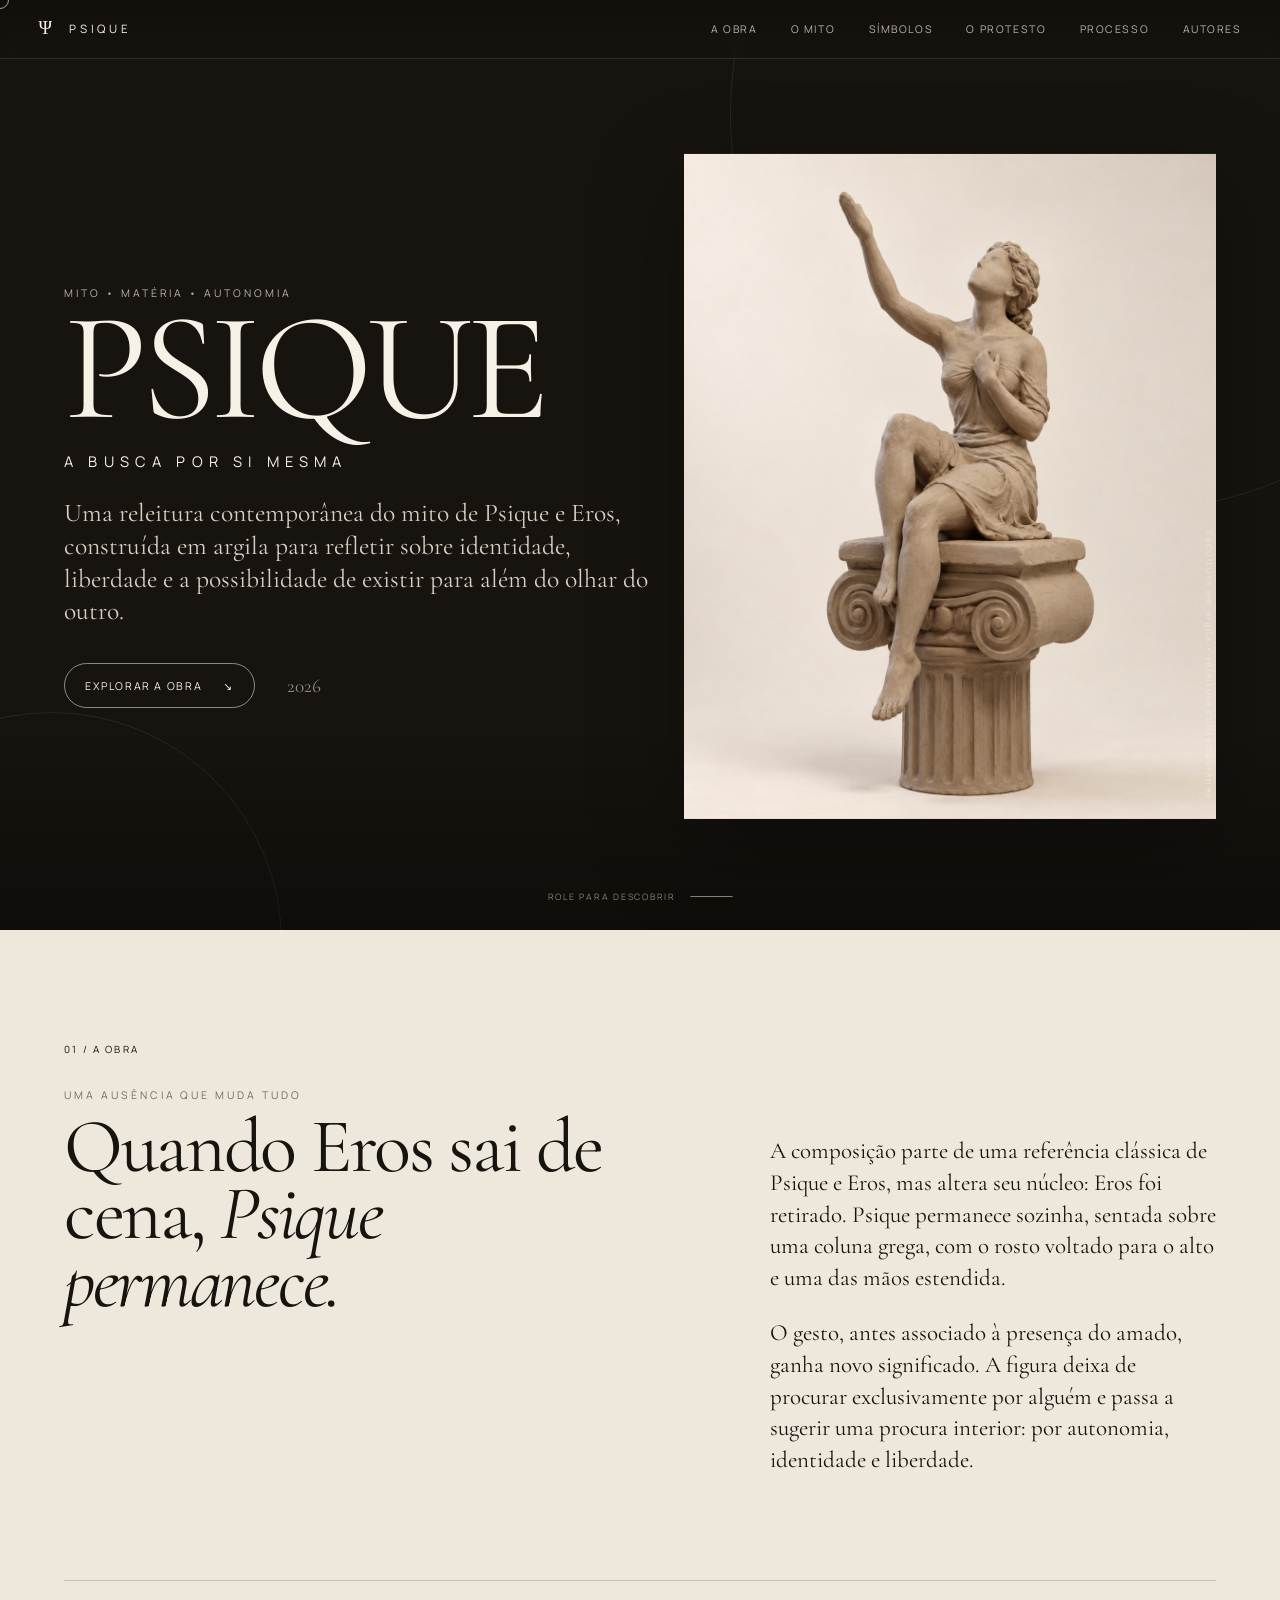
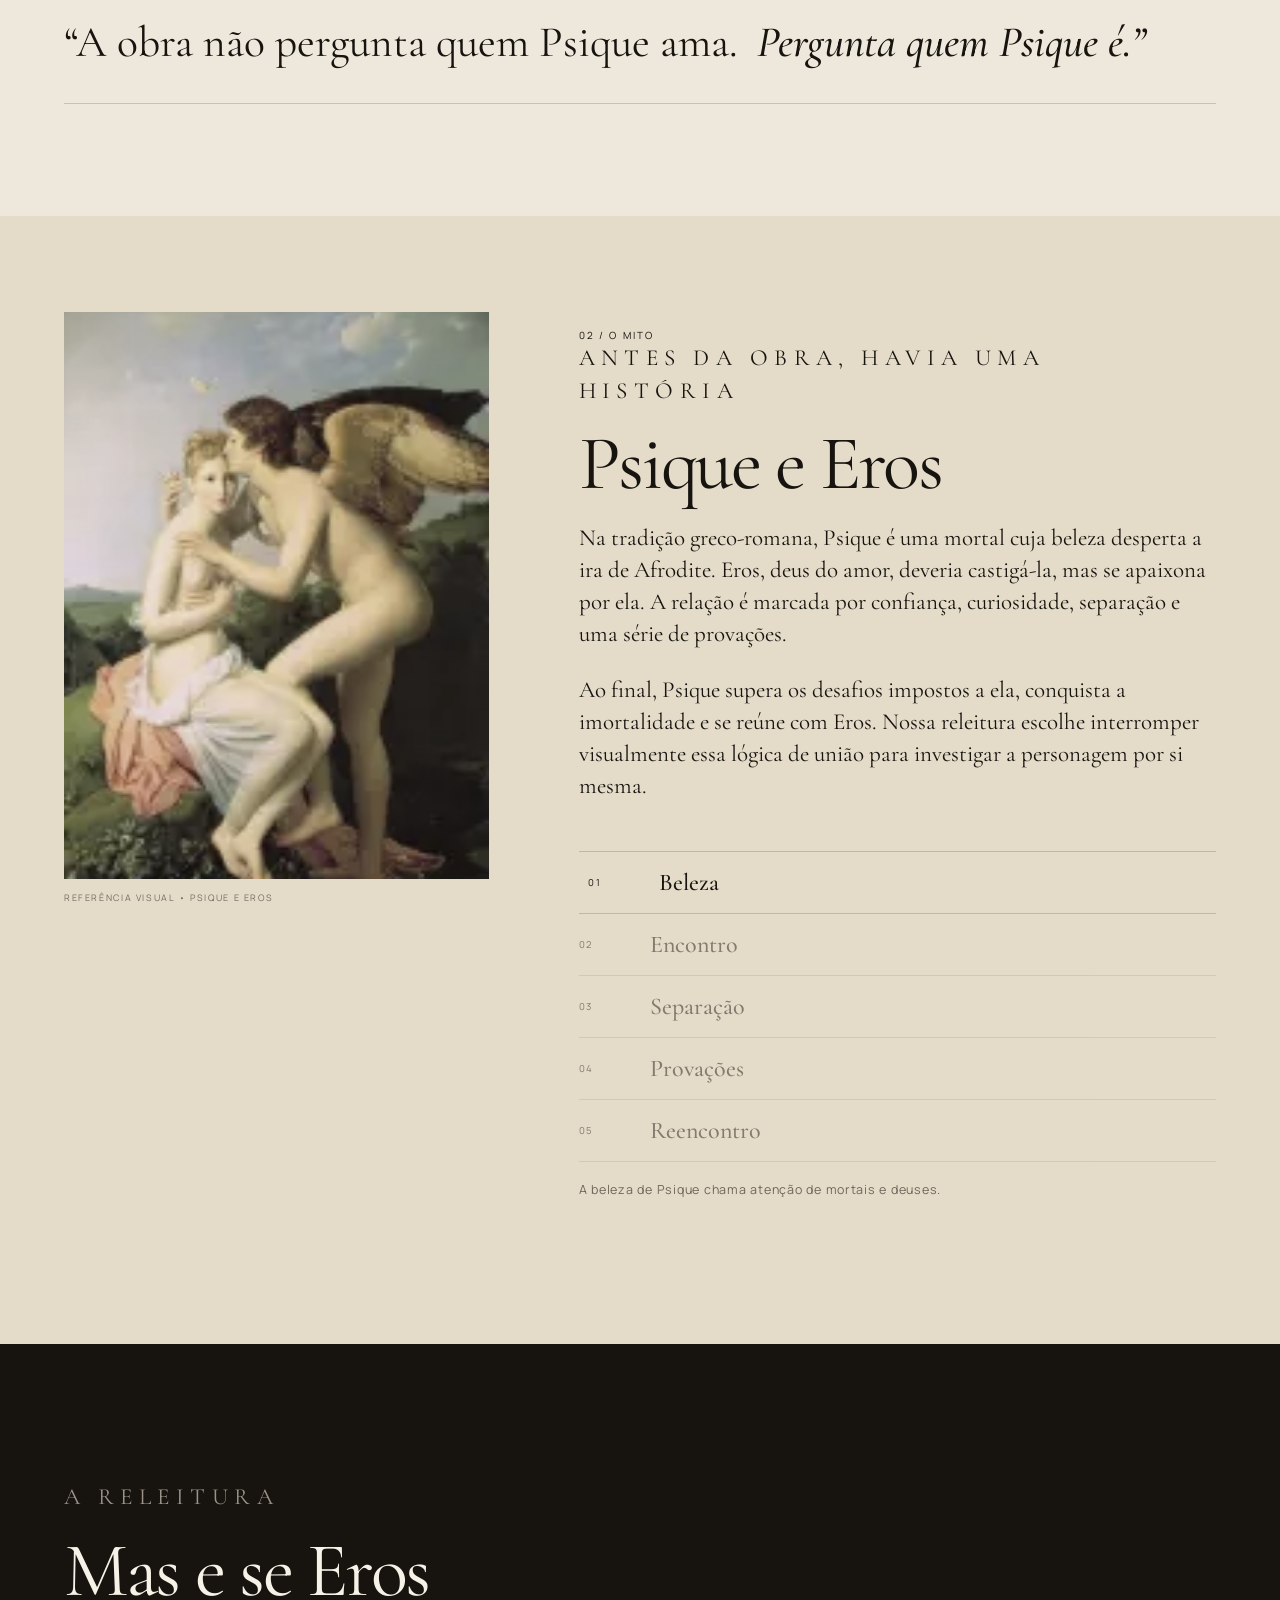
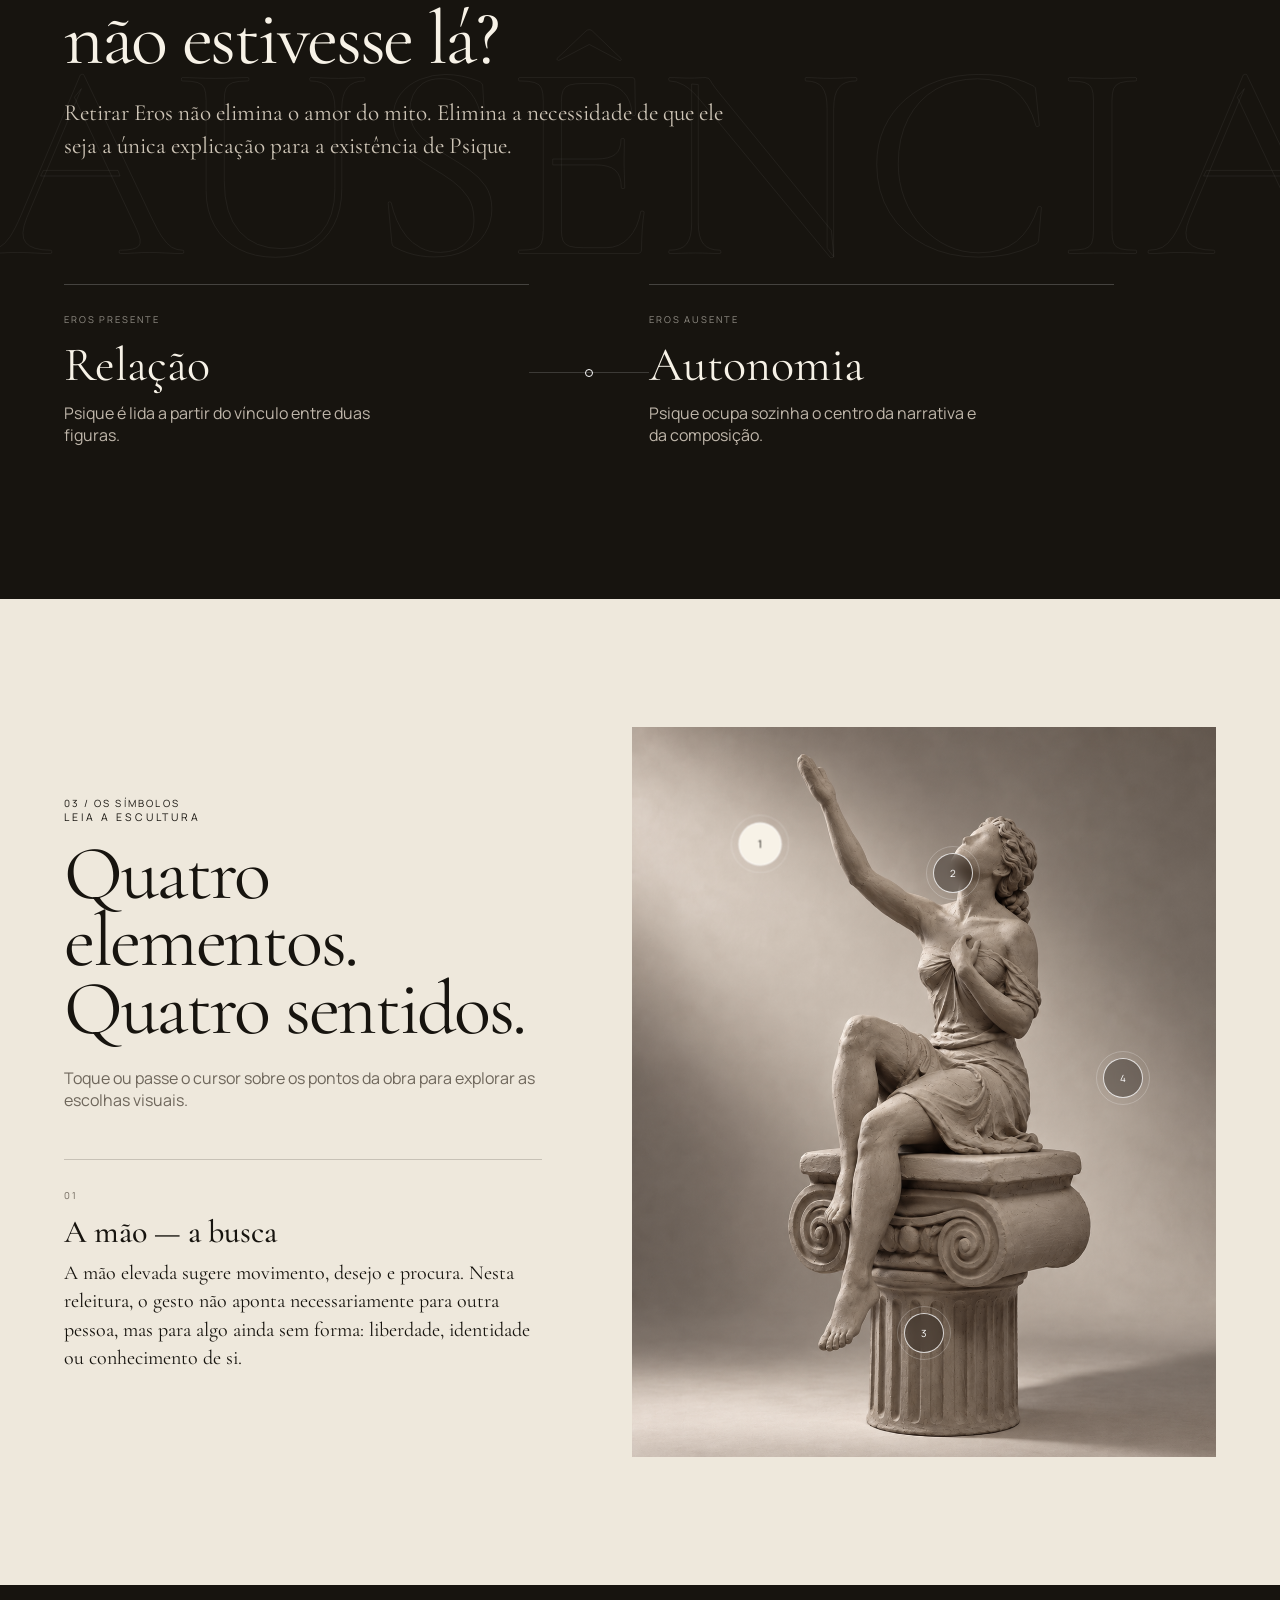
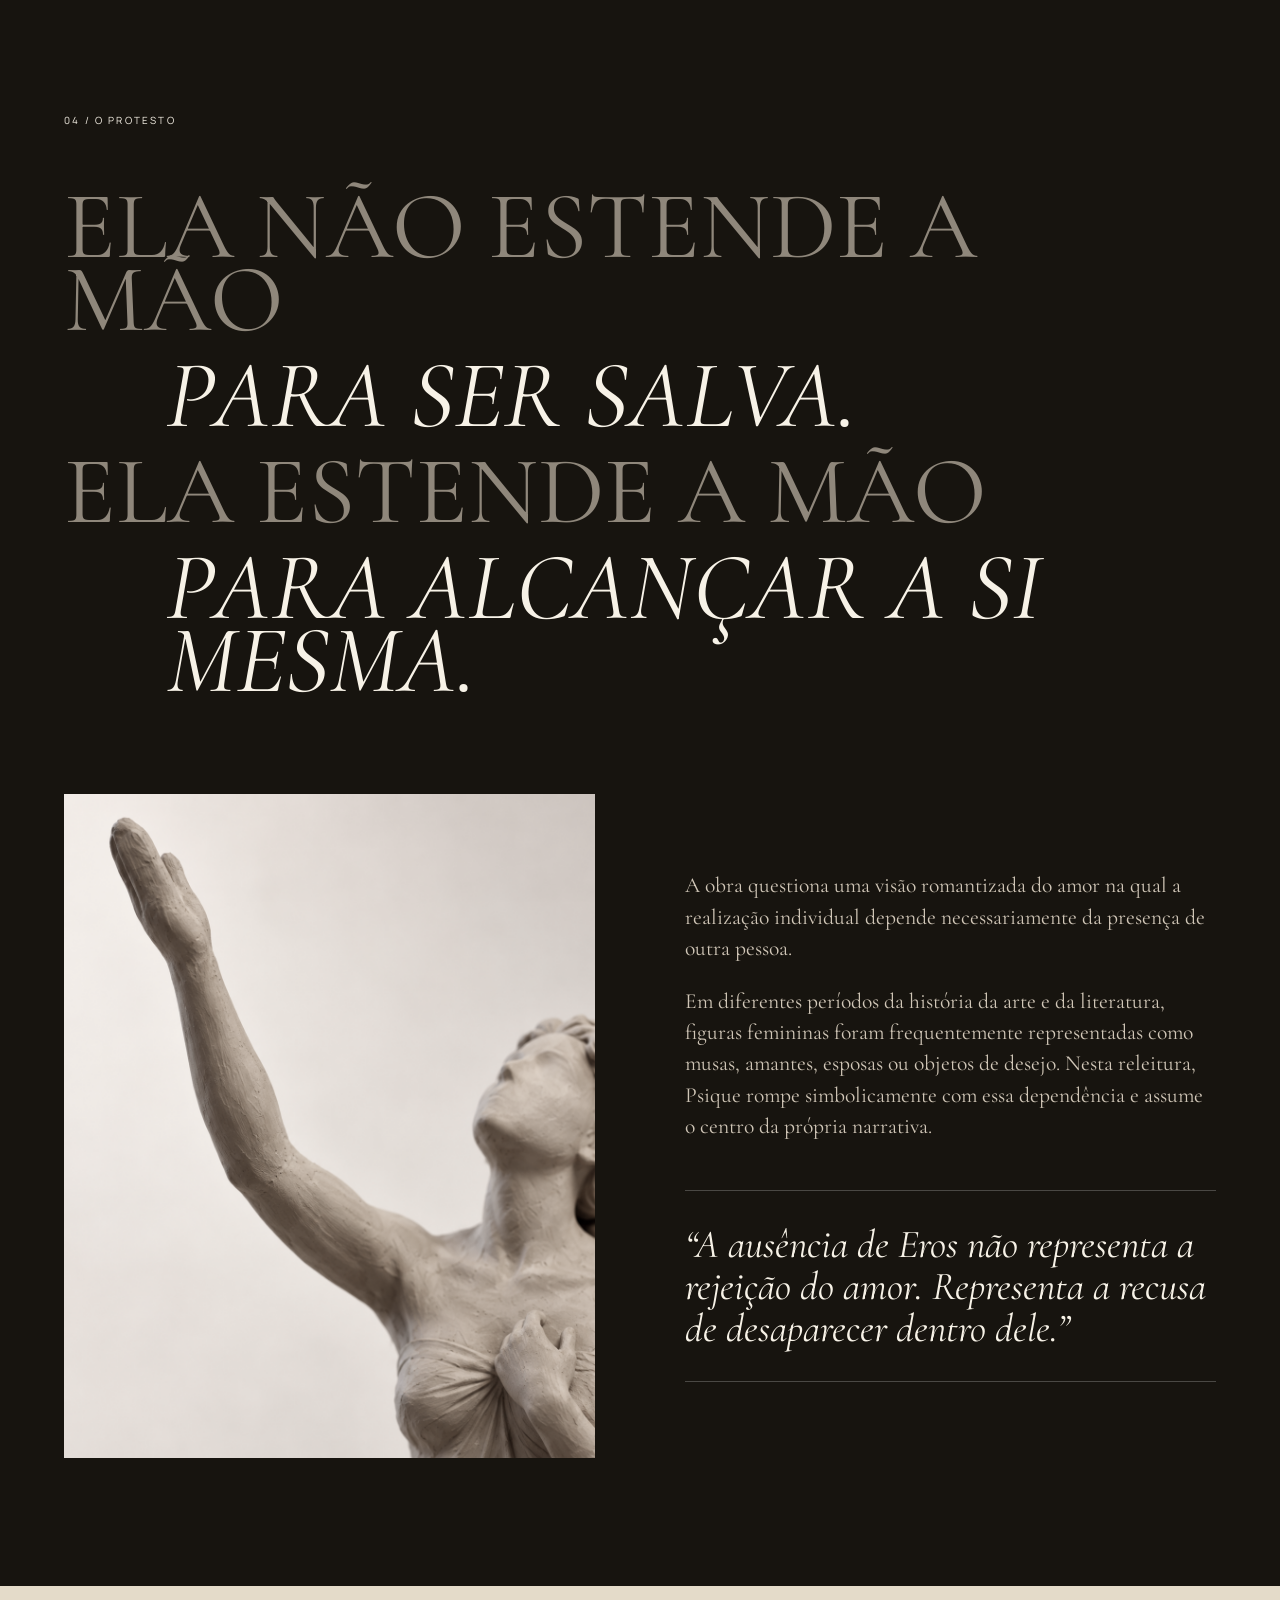
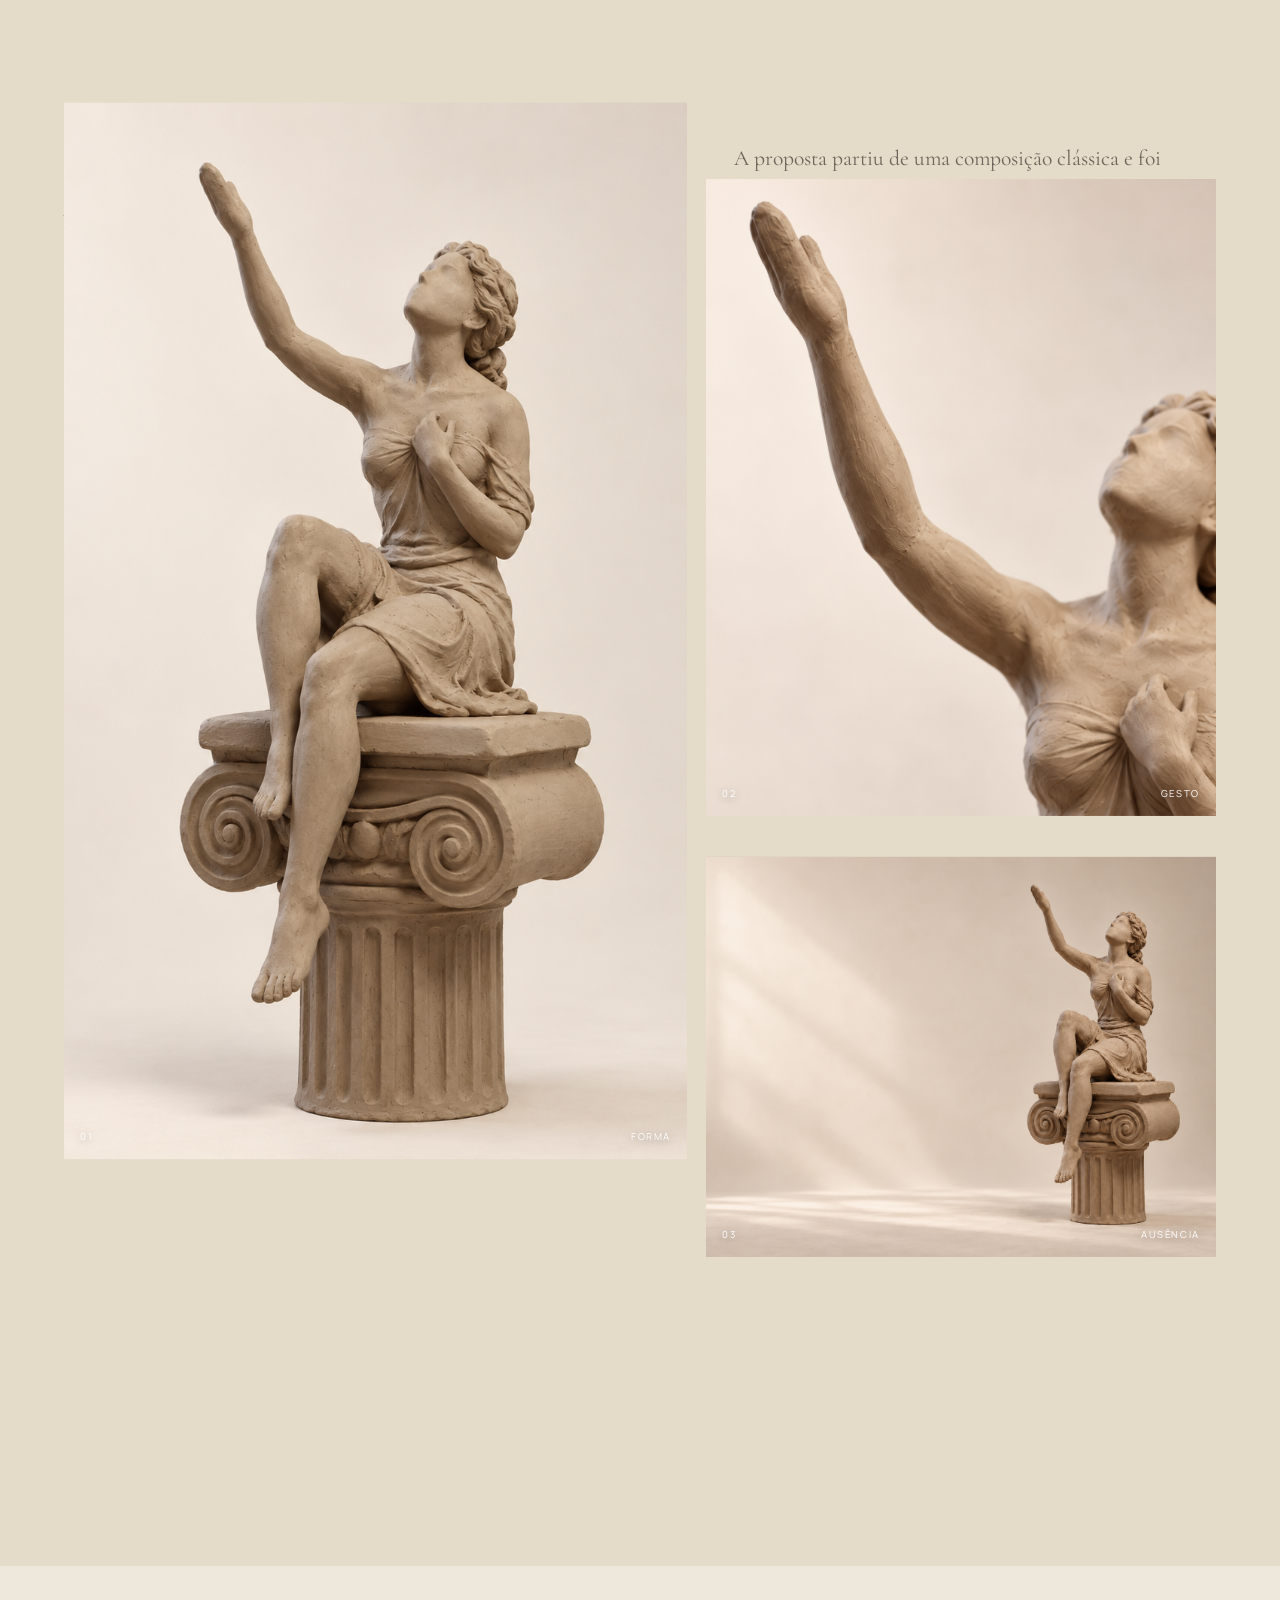
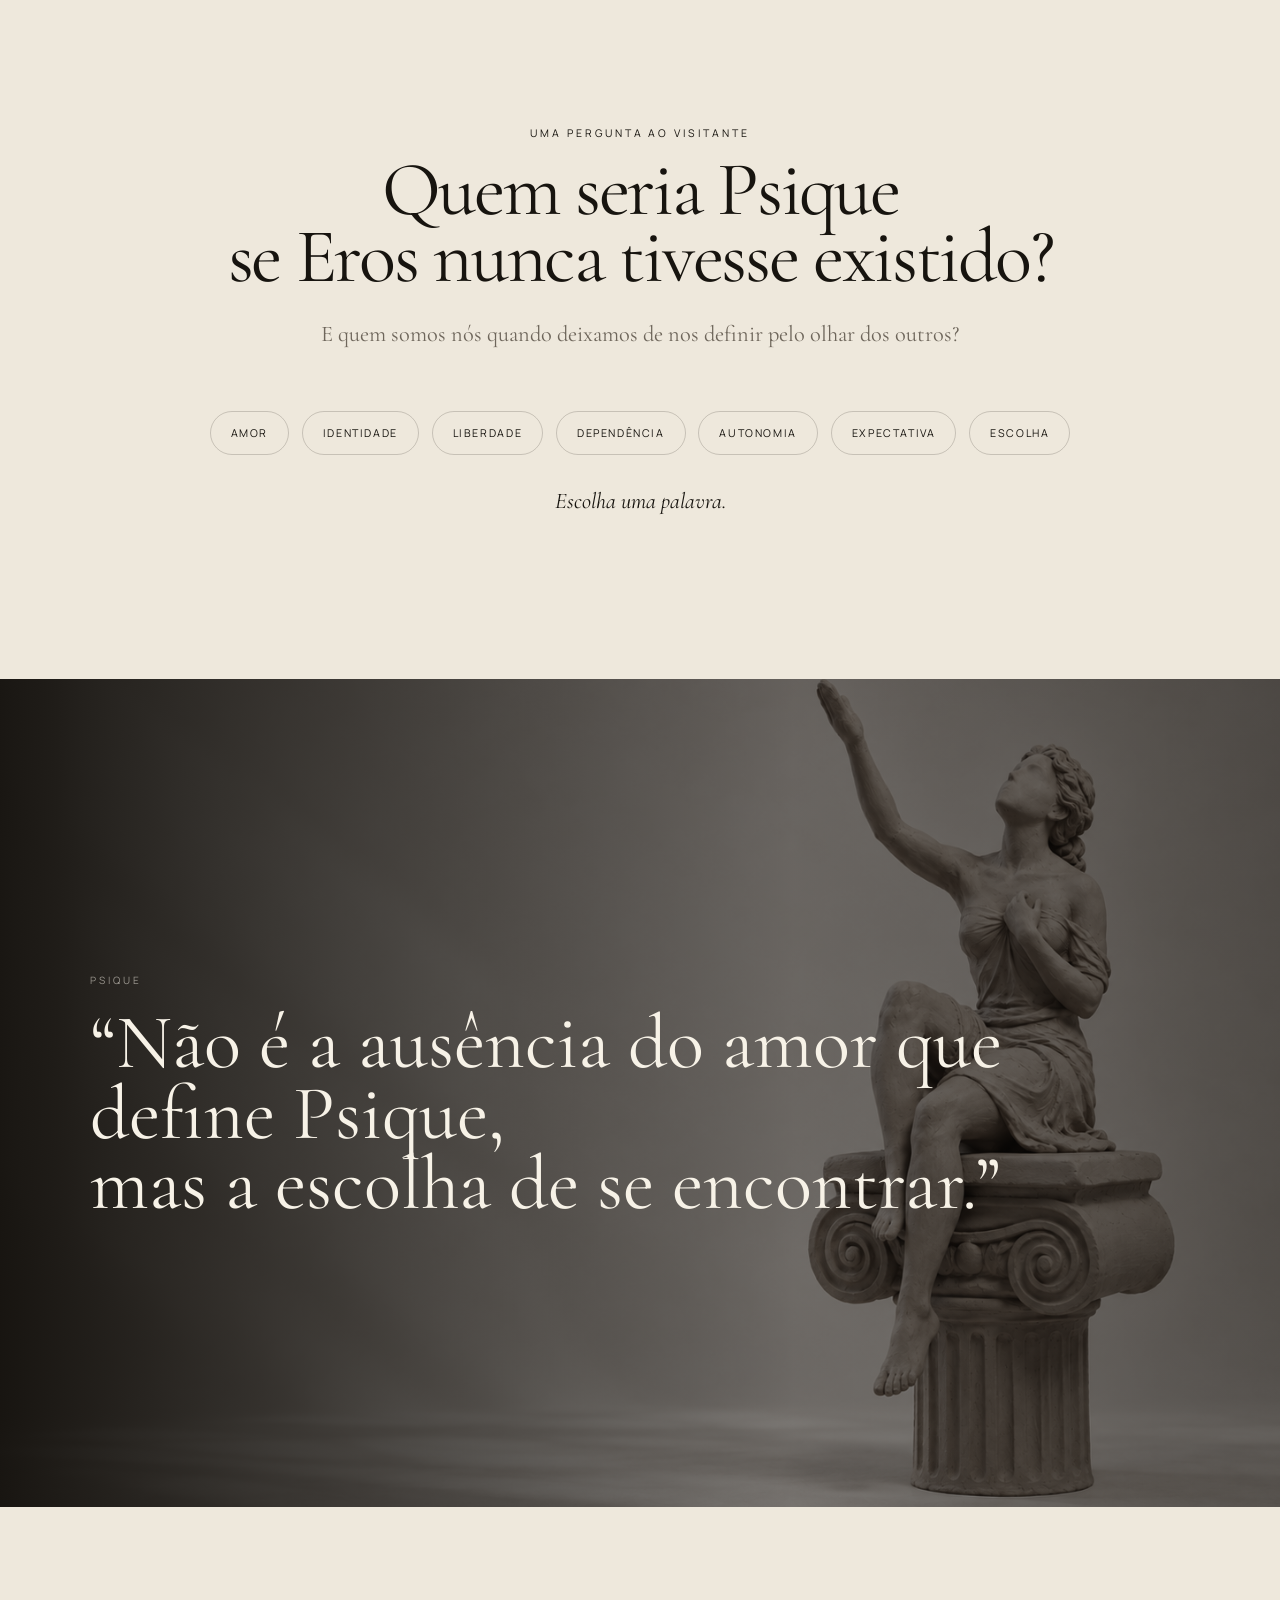
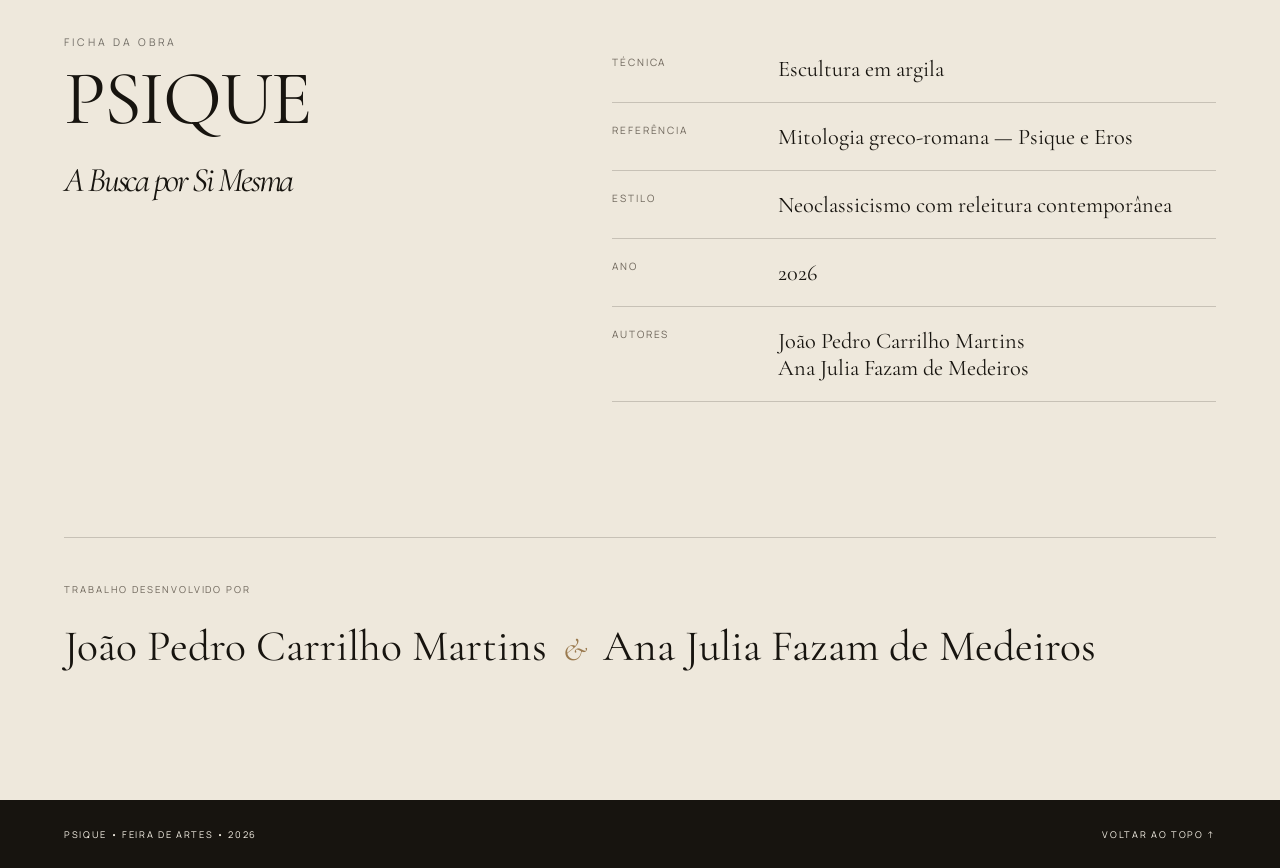
<file: index.html>
<!doctype html>
<html lang="pt-BR">
<head>
  <meta charset="utf-8" />
  <meta name="viewport" content="width=device-width, initial-scale=1" />
  <meta name="theme-color" content="#17140f" />
  <meta name="description" content="Psique — A Busca por Si Mesma. Releitura contemporânea em argila do mito de Psique e Eros." />
  <title>Psique — A Busca por Si Mesma</title>
  <link rel="stylesheet" href="styles.css" />
</head>
<body>
  <div class="loader" id="loader" aria-hidden="true">
    <div class="loader-inner">
      <div class="loader-kicker">FEIRA DE ARTES • 2026</div>
      <div class="loader-title">PSIQUE</div>
      <div class="loader-subtitle">A BUSCA POR SI MESMA</div>
      <div class="loader-line"><span></span></div>
    </div>
  </div>

  <div class="grain" aria-hidden="true"></div>
  <div class="cursor" id="cursor" aria-hidden="true"></div>

  <header class="site-header" id="top">
    <a class="brand" href="#hero" aria-label="Voltar ao início">
      <span class="brand-mark">Ψ</span>
      <span class="brand-text">PSIQUE</span>
    </a>
    <button class="menu-toggle" id="menuToggle" aria-expanded="false" aria-controls="nav">
      <span></span><span></span>
      <span class="sr-only">Abrir menu</span>
    </button>
    <nav class="nav" id="nav" aria-label="Navegação principal">
      <a href="#obra">A obra</a>
      <a href="#mito">O mito</a>
      <a href="#simbolos">Símbolos</a>
      <a href="#protesto">O protesto</a>
      <a href="#processo">Processo</a>
      <a href="#autores">Autores</a>
    </nav>
  </header>

  <main>
    <section class="hero section-dark" id="hero">
      <div class="hero-orbit orbit-a" aria-hidden="true"></div>
      <div class="hero-orbit orbit-b" aria-hidden="true"></div>

      <div class="hero-copy reveal">
        <p class="eyebrow">MITO • MATÉRIA • AUTONOMIA</p>
        <h1>
          <span>PSIQUE</span>
          <small>A BUSCA POR SI MESMA</small>
        </h1>
        <p class="hero-lede">
          Uma releitura contemporânea do mito de Psique e Eros, construída em argila
          para refletir sobre identidade, liberdade e a possibilidade de existir para além do olhar do outro.
        </p>
        <div class="hero-actions">
          <a class="btn btn-light magnetic" href="#obra">Explorar a obra <span>↘</span></a>
          <span class="year">2026</span>
        </div>
      </div>

      <figure class="hero-art reveal" data-parallax="0.07">
        <div class="art-glow" aria-hidden="true"></div>
        <img src="psique-principal.png" alt="Escultura de Psique em argila sentada sobre uma coluna grega, olhando para cima com a mão estendida." />
        <figcaption>Escultura em argila • releitura contemporânea</figcaption>
      </figure>

      <div class="scroll-cue" aria-hidden="true">
        <span>ROLE PARA DESCOBRIR</span>
        <i></i>
      </div>
    </section>

    <section class="manifesto section-paper" id="obra">
      <div class="section-number reveal">01 / A OBRA</div>
      <div class="manifesto-grid">
        <div class="manifesto-title reveal">
          <p class="eyebrow ink">UMA AUSÊNCIA QUE MUDA TUDO</p>
          <h2>Quando Eros sai de cena, <em>Psique permanece.</em></h2>
        </div>
        <div class="manifesto-text reveal">
          <p>
            A composição parte de uma referência clássica de Psique e Eros, mas altera seu núcleo:
            Eros foi retirado. Psique permanece sozinha, sentada sobre uma coluna grega, com o rosto voltado
            para o alto e uma das mãos estendida.
          </p>
          <p>
            O gesto, antes associado à presença do amado, ganha novo significado. A figura deixa de procurar
            exclusivamente por alguém e passa a sugerir uma procura interior: por autonomia, identidade e liberdade.
          </p>
        </div>
      </div>

      <div class="quote-strip reveal">
        <span>“A obra não pergunta quem Psique ama.</span>
        <strong>Pergunta quem Psique é.”</strong>
      </div>
    </section>

    <section class="myth section-cream" id="mito">
      <div class="myth-image reveal">
        <img src="referencia-original.webp" alt="Referência pictórica de Psique e Eros usada como ponto de partida para a releitura." />
        <div class="caption">REFERÊNCIA VISUAL • PSIQUE E EROS</div>
      </div>

      <div class="myth-copy">
        <div class="section-number reveal">02 / O MITO</div>
        <p class="eyebrow ink reveal">ANTES DA OBRA, HAVIA UMA HISTÓRIA</p>
        <h2 class="reveal">Psique e Eros</h2>
        <p class="reveal">
          Na tradição greco-romana, Psique é uma mortal cuja beleza desperta a ira de Afrodite.
          Eros, deus do amor, deveria castigá-la, mas se apaixona por ela. A relação é marcada por
          confiança, curiosidade, separação e uma série de provações.
        </p>
        <p class="reveal">
          Ao final, Psique supera os desafios impostos a ela, conquista a imortalidade e se reúne com Eros.
          Nossa releitura escolhe interromper visualmente essa lógica de união para investigar a personagem por si mesma.
        </p>

        <div class="timeline" aria-label="Linha do tempo resumida do mito">
          <button class="timeline-item active" data-note="A beleza de Psique chama atenção de mortais e deuses.">
            <span>01</span><b>Beleza</b>
          </button>
          <button class="timeline-item" data-note="Eros se aproxima de Psique e se apaixona por ela.">
            <span>02</span><b>Encontro</b>
          </button>
          <button class="timeline-item" data-note="A confiança é rompida e os dois se separam.">
            <span>03</span><b>Separação</b>
          </button>
          <button class="timeline-item" data-note="Psique enfrenta tarefas e provações para seguir adiante.">
            <span>04</span><b>Provações</b>
          </button>
          <button class="timeline-item" data-note="No mito tradicional, Psique e Eros se reencontram.">
            <span>05</span><b>Reencontro</b>
          </button>
        </div>
        <div class="timeline-note" id="timelineNote">A beleza de Psique chama atenção de mortais e deuses.</div>
      </div>
    </section>

    <section class="absence section-dark">
      <div class="absence-word" aria-hidden="true">AUSÊNCIA</div>
      <div class="absence-copy reveal">
        <p class="eyebrow">A RELEITURA</p>
        <h2>Mas e se Eros<br />não estivesse lá?</h2>
        <p>
          Retirar Eros não elimina o amor do mito. Elimina a necessidade de que ele seja a única explicação
          para a existência de Psique.
        </p>
      </div>

      <div class="comparison reveal">
        <article>
          <span>EROS PRESENTE</span>
          <h3>Relação</h3>
          <p>Psique é lida a partir do vínculo entre duas figuras.</p>
        </article>
        <div class="comparison-line"><i></i></div>
        <article>
          <span>EROS AUSENTE</span>
          <h3>Autonomia</h3>
          <p>Psique ocupa sozinha o centro da narrativa e da composição.</p>
        </article>
      </div>
    </section>

    <section class="symbols section-paper" id="simbolos">
      <div class="symbols-copy">
        <div class="section-number reveal">03 / OS SÍMBOLOS</div>
        <p class="eyebrow ink reveal">LEIA A ESCULTURA</p>
        <h2 class="reveal">Quatro elementos.<br />Quatro sentidos.</h2>
        <p class="reveal muted">
          Toque ou passe o cursor sobre os pontos da obra para explorar as escolhas visuais.
        </p>

        <div class="symbol-panel reveal" id="symbolPanel" aria-live="polite">
          <span class="symbol-index">01</span>
          <h3>A mão — a busca</h3>
          <p>
            A mão elevada sugere movimento, desejo e procura. Nesta releitura, o gesto não aponta
            necessariamente para outra pessoa, mas para algo ainda sem forma: liberdade, identidade ou conhecimento de si.
          </p>
        </div>
      </div>

      <div class="hotspot-stage reveal">
        <img src="psique-cinematica.png" alt="Escultura de Psique sob iluminação dramática." />
        <button class="hotspot h1 active" style="--x:22%;--y:16%" data-symbol="0" aria-label="Explorar símbolo da mão"><span>1</span></button>
        <button class="hotspot h2" style="--x:55%;--y:20%" data-symbol="1" aria-label="Explorar símbolo do olhar"><span>2</span></button>
        <button class="hotspot h3" style="--x:50%;--y:83%" data-symbol="2" aria-label="Explorar símbolo da coluna"><span>3</span></button>
        <button class="hotspot h4" style="--x:84%;--y:48%" data-symbol="3" aria-label="Explorar símbolo da ausência"><span>4</span></button>
      </div>
    </section>

    <section class="protest section-dark" id="protesto">
      <div class="section-number reveal">04 / O PROTESTO</div>
      <div class="protest-lines">
        <p class="reveal">ELA NÃO ESTENDE A MÃO</p>
        <p class="reveal emphasis">PARA SER SALVA.</p>
        <p class="reveal">ELA ESTENDE A MÃO</p>
        <p class="reveal emphasis">PARA ALCANÇAR A SI MESMA.</p>
      </div>

      <div class="protest-grid">
        <div class="protest-image reveal">
          <img src="psique-detalhe-mao.png" alt="Detalhe da mão elevada da escultura de Psique." />
        </div>
        <div class="protest-copy reveal">
          <p>
            A obra questiona uma visão romantizada do amor na qual a realização individual depende necessariamente
            da presença de outra pessoa.
          </p>
          <p>
            Em diferentes períodos da história da arte e da literatura, figuras femininas foram frequentemente
            representadas como musas, amantes, esposas ou objetos de desejo. Nesta releitura, Psique rompe simbolicamente
            com essa dependência e assume o centro da própria narrativa.
          </p>
          <blockquote>
            “A ausência de Eros não representa a rejeição do amor. Representa a recusa de desaparecer dentro dele.”
          </blockquote>
        </div>
      </div>
    </section>

    <section class="process section-cream" id="processo">
      <div class="process-head">
        <div>
          <div class="section-number reveal">05 / PROCESSO</div>
          <p class="eyebrow ink reveal">DA IDEIA À MATÉRIA</p>
          <h2 class="reveal">A argila registra<br />cada decisão.</h2>
        </div>
        <p class="reveal process-intro">
          A proposta partiu de uma composição clássica e foi simplificada para preservar uma aparência manual.
          Marcas, pequenas irregularidades e formas menos detalhadas não são defeitos a esconder: fazem parte da linguagem material da peça.
        </p>
      </div>

      <div class="gallery">
        <figure class="gallery-card tall reveal" data-parallax="0.04">
          <img src="psique-principal.png" alt="Vista frontal da escultura de Psique." />
          <figcaption><span>01</span> FORMA</figcaption>
        </figure>
        <figure class="gallery-card reveal" data-parallax="0.03">
          <img src="psique-detalhe-mao.png" alt="Detalhe do braço e da mão de Psique." />
          <figcaption><span>02</span> GESTO</figcaption>
        </figure>
        <figure class="gallery-card wide reveal" data-parallax="0.025">
          <img src="psique-horizontal.png" alt="Composição horizontal da escultura de Psique, com espaço negativo ao lado." />
          <figcaption><span>03</span> AUSÊNCIA</figcaption>
        </figure>
      </div>
    </section>

    <section class="question section-paper">
      <p class="eyebrow ink reveal">UMA PERGUNTA AO VISITANTE</p>
      <h2 class="reveal">Quem seria Psique<br />se Eros nunca tivesse existido?</h2>
      <p class="question-sub reveal">E quem somos nós quando deixamos de nos definir pelo olhar dos outros?</p>

      <div class="word-field reveal" id="wordField" aria-label="Palavras para reflexão">
        <button data-reflection="Pode aproximar duas pessoas sem apagar nenhuma delas.">AMOR</button>
        <button data-reflection="Aquilo que permanece quando os papéis externos são retirados.">IDENTIDADE</button>
        <button data-reflection="A possibilidade de escolher o próprio caminho.">LIBERDADE</button>
        <button data-reflection="Quando a presença do outro passa a determinar a própria existência.">DEPENDÊNCIA</button>
        <button data-reflection="Capacidade de agir, escolher e existir com consciência de si.">AUTONOMIA</button>
        <button data-reflection="O que os outros projetam sobre quem deveríamos ser.">EXPECTATIVA</button>
        <button data-reflection="O gesto que transforma possibilidade em direção.">ESCOLHA</button>
      </div>
      <div class="reflection reveal" id="reflection">Escolha uma palavra.</div>
    </section>

    <section class="finale section-dark">
      <img class="finale-image" src="psique-horizontal.png" alt="" aria-hidden="true" />
      <div class="finale-overlay"></div>
      <div class="finale-copy reveal">
        <span>PSIQUE</span>
        <blockquote>
          “Não é a ausência do amor que define Psique,<br />
          mas a escolha de se encontrar.”
        </blockquote>
      </div>
    </section>

    <section class="credits section-paper" id="autores">
      <div class="credits-title reveal">
        <p class="eyebrow ink">FICHA DA OBRA</p>
        <h2>PSIQUE<br /><em>A Busca por Si Mesma</em></h2>
      </div>

      <dl class="credits-list reveal">
        <div><dt>Técnica</dt><dd>Escultura em argila</dd></div>
        <div><dt>Referência</dt><dd>Mitologia greco-romana — Psique e Eros</dd></div>
        <div><dt>Estilo</dt><dd>Neoclassicismo com releitura contemporânea</dd></div>
        <div><dt>Ano</dt><dd>2026</dd></div>
        <div><dt>Autores</dt><dd>João Pedro Carrilho Martins<br />Ana Julia Fazam de Medeiros</dd></div>
      </dl>

      <div class="authors-card reveal">
        <span>TRABALHO DESENVOLVIDO POR</span>
        <strong>João Pedro Carrilho Martins</strong>
        <i>&</i>
        <strong>Ana Julia Fazam de Medeiros</strong>
      </div>
    </section>
  </main>

  <footer>
    <span>PSIQUE • FEIRA DE ARTES • 2026</span>
    <a href="#top">VOLTAR AO TOPO ↑</a>
  </footer>

  <script src="script.js"></script>
</body>
</html>
</file>
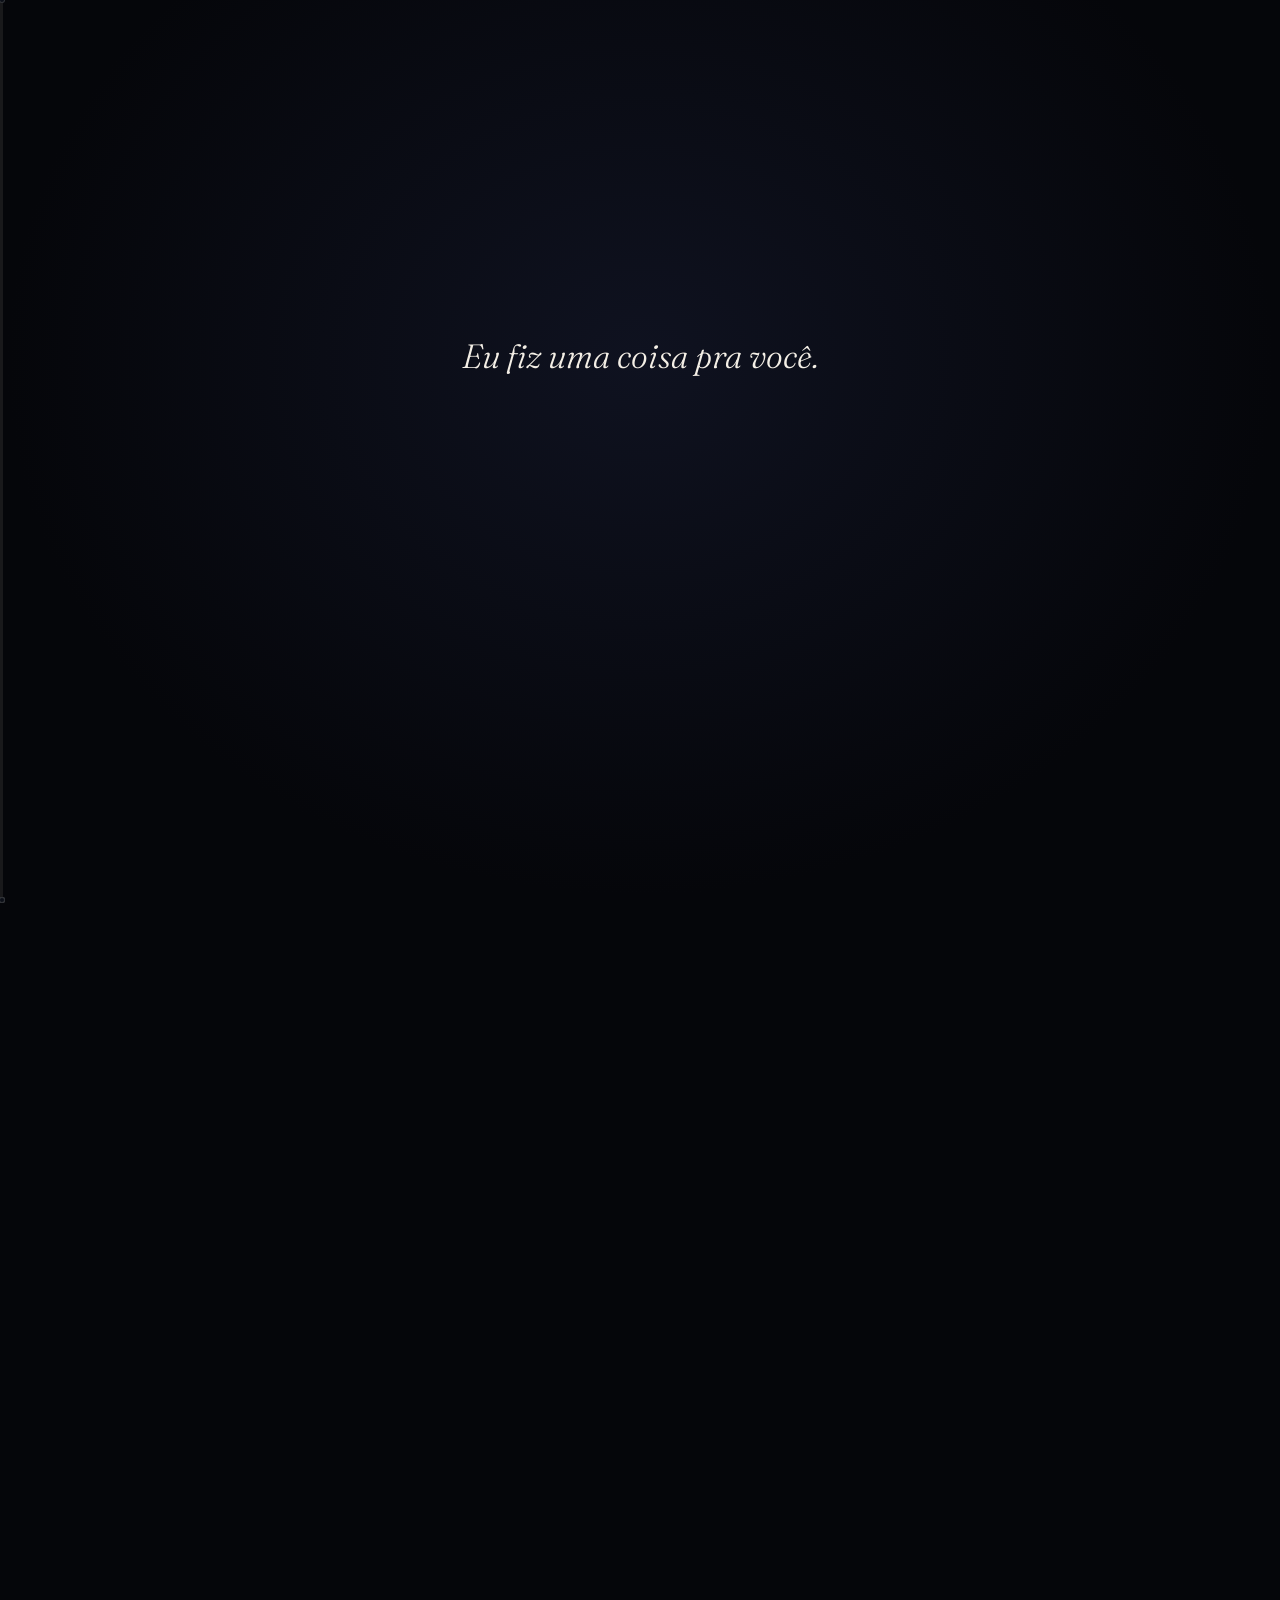
<file: index_editado.html>
<!DOCTYPE html>
<html lang="pt-BR">
<head>
<meta charset="UTF-8">
<meta name="viewport" content="width=device-width, initial-scale=1, viewport-fit=cover, maximum-scale=1">
<meta name="theme-color" content="#05060a">
<meta name="apple-mobile-web-app-capable" content="yes">
<meta name="apple-mobile-web-app-status-bar-style" content="black-translucent">
<title>uma coisa que eu fiz pra você</title>
<link rel="preconnect" href="https://fonts.googleapis.com">
<link rel="preconnect" href="https://fonts.gstatic.com" crossorigin>
<link href="https://fonts.googleapis.com/css2?family=Fraunces:ital,opsz,wght@0,9..144,300;0,9..144,400;0,9..144,500;1,9..144,400;1,9..144,500&family=Inter:wght@300;400;500;600&family=JetBrains+Mono:wght@300;400&display=swap" rel="stylesheet">

<!--
  ============================================================================
  COMO EDITAR ESTE SITE — leia antes de mexer em qualquer outra coisa
  ============================================================================
  1) Todo o conteúdo (nome, fotos, datas, textos, música) fica em UM ÚNICO
     lugar: o objeto CONFIG, no início do bloco de script no fim do arquivo.
     Procure por "INÍCIO DA CONFIGURAÇÃO".
  2) FOTOS: crie uma pasta chamada "fotos" ao lado deste arquivo index.html
     e coloque as imagens lá (foto1.jpg, foto2.jpg, etc). Os nomes podem ser
     o que você quiser, contanto que atualize os caminhos no CONFIG.
  3) MÚSICA: crie uma pasta chamada "musica" ao lado deste arquivo e coloque
     o arquivo de áudio (ex: musica.mp3). Atualize o caminho no CONFIG.
  4) Enquanto as fotos reais não existem, o site mostra molduras com o nome
     do arquivo esperado — isso é só um placeholder visual, não é erro.
  5) O resto do arquivo (CSS e JS) você não precisa tocar, a menos que
     queira ajustar o design.
  ============================================================================
-->

<style>
  /* ============================================================
     TOKENS — cores, tipografia, espaçamento
     ============================================================ */
  :root{
    --bg-void:#05060a;
    --bg-deep:#0b0e17;
    --bg-deep-2:#0f1220;
    --ink:#f4efe6;
    --ink-dim:#b7b2c2;
    --ink-faint:#736f80;
    --wine:#7a1f2b;
    --wine-bright:#a5313f;
    --rose:#c98a86;
    --gold:#d9b878;
    --line:rgba(244,239,230,0.08);
    --line-bright:rgba(244,239,230,0.16);
    --serif:'Fraunces', Georgia, serif;
    --sans:'Inter', -apple-system, BlinkMacSystemFont, sans-serif;
    --mono:'JetBrains Mono', monospace;
    --ease:cubic-bezier(.19,1,.22,1);
    --vh:1vh;
  }

  *{margin:0;padding:0;box-sizing:border-box;}
  html{scroll-behavior:smooth;}
  html.no-scroll, html.no-scroll body{overflow:hidden;height:100%;}

  body{
    background:var(--bg-void);
    color:var(--ink);
    font-family:var(--sans);
    font-weight:300;
    -webkit-font-smoothing:antialiased;
    overflow-x:hidden;
    line-height:1.6;
  }

  ::selection{background:var(--wine); color:var(--ink);}

  img{max-width:100%; display:block;}
  button{font-family:inherit; cursor:pointer; background:none; border:none; color:inherit;}
  a{color:inherit;}

  h1,h2,h3{font-family:var(--serif); font-weight:400; letter-spacing:.01em;}

  .eyebrow{
    font-family:var(--mono);
    font-size:.68rem;
    letter-spacing:.22em;
    text-transform:uppercase;
    color:var(--rose);
    opacity:.75;
  }

  /* ============================================================
     FUNDO — canvas de partículas + fio-condutor (thread)
     ============================================================ */
  #particles{
    position:fixed; inset:0;
    width:100%; height:100%;
    z-index:0;
    pointer-events:none;
  }

  .thread{
    position:fixed;
    left:0; top:0;
    width:3px; height:100vh;
    background:var(--line);
    z-index:60;
    pointer-events:none;
  }
  .thread-fill{
    width:100%; height:0%;
    background:linear-gradient(180deg, var(--gold), var(--wine-bright));
    box-shadow:0 0 10px rgba(217,184,120,.55);
    transition:height .15s linear;
  }
  .thread-dot{
    position:absolute;
    left:50%; transform:translate(-50%,-50%);
    width:6px; height:6px;
    border-radius:50%;
    background:var(--bg-deep);
    border:1px solid var(--line-bright);
    transition:background .4s ease, box-shadow .4s ease, border-color .4s ease;
  }
  .thread-dot.passed{
    background:var(--gold);
    border-color:var(--gold);
    box-shadow:0 0 8px rgba(217,184,120,.8);
  }
  @media (max-width:720px){
    .thread{ width:2px; }
    .thread-dot{ width:5px; height:5px; }
  }

  /* ============================================================
     CONTROLES FLUTUANTES — música
     ============================================================ */
  .music-toggle{
    position:fixed;
    bottom:22px; right:22px;
    z-index:70;
    display:flex; align-items:center; gap:8px;
    padding:10px 16px;
    border-radius:999px;
    border:1px solid var(--line-bright);
    background:rgba(11,14,23,.6);
    backdrop-filter:blur(10px);
    -webkit-backdrop-filter:blur(10px);
    font-family:var(--mono);
    font-size:.72rem;
    letter-spacing:.08em;
    color:var(--ink-dim);
    opacity:0;
    transform:translateY(10px);
    transition:opacity .8s var(--ease), transform .8s var(--ease), border-color .3s ease, color .3s ease;
  }
  .music-toggle.shown{ opacity:1; transform:translateY(0); }
  .music-toggle:hover{ border-color:var(--gold); color:var(--ink); }
  .music-toggle .dot{
    width:6px; height:6px; border-radius:50%;
    background:var(--ink-faint);
    transition:background .3s ease, box-shadow .3s ease;
  }
  .music-toggle.playing .dot{
    background:var(--gold);
    box-shadow:0 0 6px var(--gold);
    animation:pulse-dot 1.4s ease-in-out infinite;
  }
  @keyframes pulse-dot{ 50%{ transform:scale(1.6); } }

  /* ============================================================
     SEÇÃO GENÉRICA
     ============================================================ */
  section{
    position:relative;
    z-index:1;
    min-height:100vh;
    min-height:calc(var(--vh) * 100);
    display:flex;
    flex-direction:column;
    align-items:center;
    justify-content:center;
    padding:8vh 6vw;
    text-align:center;
    overflow:hidden;
  }

  .reveal{
    opacity:0;
    transform:translateY(28px);
    filter:blur(6px);
    transition:opacity 1.1s var(--ease), transform 1.1s var(--ease), filter 1.1s var(--ease);
  }
  .reveal.is-visible{ opacity:1; transform:translateY(0); filter:blur(0); }
  .reveal.d1{ transition-delay:.08s; }
  .reveal.d2{ transition-delay:.2s; }
  .reveal.d3{ transition-delay:.34s; }
  .reveal.d4{ transition-delay:.48s; }

  .btn{
    position:relative;
    display:inline-flex;
    align-items:center;
    gap:10px;
    margin-top:2.6rem;
    padding:1rem 2.2rem;
    border:1px solid var(--line-bright);
    border-radius:999px;
    font-family:var(--mono);
    font-size:.78rem;
    letter-spacing:.12em;
    text-transform:uppercase;
    color:var(--ink);
    background:rgba(122,31,43,.12);
    transition:border-color .5s ease, background .5s ease, transform .3s ease, box-shadow .5s ease;
  }
  .btn::before{
    content:'';
    position:absolute; inset:-1px;
    border-radius:999px;
    box-shadow:0 0 0 0 rgba(217,184,120,.4);
    animation:btn-pulse 2.8s ease-in-out infinite;
    pointer-events:none;
  }
  @keyframes btn-pulse{
    0%{ box-shadow:0 0 0 0 rgba(217,184,120,.35); }
    70%{ box-shadow:0 0 0 14px rgba(217,184,120,0); }
    100%{ box-shadow:0 0 0 0 rgba(217,184,120,0); }
  }
  .btn:hover{
    border-color:var(--gold);
    background:rgba(122,31,43,.24);
    transform:translateY(-2px);
  }
  .btn:active{ transform:translateY(0); }

  /* ============================================================
     TELA 0 — GATE (entrada)
     ============================================================ */
  #gate{
    position:fixed; inset:0;
    z-index:50;
    display:flex; flex-direction:column;
    align-items:center; justify-content:center;
    background:radial-gradient(ellipse at 50% 40%, var(--bg-deep-2), var(--bg-void) 70%);
    text-align:center;
    padding:0 8vw;
    transition:opacity 1.4s var(--ease), filter 1.4s var(--ease), transform 1.4s var(--ease);
  }
  #gate.leaving{
    opacity:0;
    filter:blur(14px);
    transform:scale(1.06);
    pointer-events:none;
  }
  #gate .line{
    font-family:var(--serif);
    font-style:italic;
    font-size:clamp(1.3rem, 4.4vw, 2.1rem);
    color:var(--ink);
    max-width:20ch;
    opacity:0;
    transform:translateY(14px);
    filter:blur(6px);
    transition:opacity 1.4s var(--ease), transform 1.4s var(--ease), filter 1.4s var(--ease);
  }
  #gate .line.show{ opacity:1; transform:translateY(0); filter:blur(0); }
  #gate .line + .line{ margin-top:1.1rem; color:var(--ink-dim); font-size:clamp(1.05rem,3.4vw,1.5rem); }
  #gate .btn{ opacity:0; transform:translateY(10px); pointer-events:none; }
  #gate .btn.show{ opacity:1; transform:translateY(0); pointer-events:auto; }

  /* ============================================================
     TELA 2 — antes de tudo
     ============================================================ */
  #antes .stack{ max-width:640px; display:flex; flex-direction:column; gap:1.3rem; }
  #antes .l{
    font-family:var(--serif);
    font-size:clamp(1.35rem,4vw,2.2rem);
    opacity:0; transform:translateY(16px); filter:blur(5px);
    transition:opacity 1.2s var(--ease), transform 1.2s var(--ease), filter 1.2s var(--ease);
  }
  #antes .l.show{ opacity:1; transform:translateY(0); filter:blur(0); }
  #antes .l.dim{ color:var(--ink-dim); font-size:clamp(1.1rem,3.2vw,1.5rem); font-family:var(--sans); font-weight:300; }
  #antes .btn{ opacity:0; pointer-events:none; }
  #antes .btn.show{ opacity:1; pointer-events:auto; }

  .easter-star{
    position:absolute;
    top:8vh; right:9vw;
    font-size:1rem;
    color:var(--gold);
    opacity:.28;
    transition:opacity .4s ease, transform .4s ease;
    z-index:5;
  }
  .easter-star:hover{ opacity:.9; transform:scale(1.3) rotate(15deg); }
  .easter-msg{
    position:absolute;
    max-width:220px;
    font-family:var(--mono);
    font-size:.68rem;
    line-height:1.5;
    color:var(--ink-dim);
    background:rgba(11,14,23,.9);
    border:1px solid var(--line-bright);
    border-radius:10px;
    padding:10px 12px;
    opacity:0; transform:translateY(6px) scale(.96);
    transition:opacity .35s ease, transform .35s ease;
    pointer-events:none;
    z-index:10;
  }
  .easter-msg.show{ opacity:1; transform:translateY(0) scale(1); }

  /* ============================================================
     TELA 3 — fotos da história
     ============================================================ */
  #historia{ min-height:auto; padding:14vh 6vw; gap:0; }
  #historia .head{ margin-bottom:8vh; max-width:600px; }
  .story-photo{
    width:100%;
    max-width:420px;
    margin:0 auto 22vh;
    position:relative;
  }
  .story-photo:last-child{ margin-bottom:4vh; }
  .story-photo .frame{
    position:relative;
    border-radius:4px;
    overflow:hidden;
    background:var(--bg-deep);
    border:1px solid var(--line-bright);
    box-shadow:0 30px 60px -20px rgba(0,0,0,.7);
    aspect-ratio:4/5;
    transform:rotate(var(--rot,0deg));
    transition:transform 1.4s var(--ease), filter 1.2s var(--ease), opacity 1.2s var(--ease);
    filter:blur(14px);
    opacity:0;
  }
  .story-photo.is-visible .frame{ filter:blur(0); opacity:1; }
  .story-photo:nth-child(odd){ --rot:-2.2deg; }
  .story-photo:nth-child(even){ --rot:1.8deg; }
  .story-photo img{ width:100%; height:100%; object-fit:cover; transition:transform 8s ease; }
  .story-photo.is-visible img{ transform:scale(1.06); }
  .story-photo .cap{
    margin-top:1.3rem;
    font-family:var(--serif);
    font-style:italic;
    color:var(--ink-dim);
    font-size:1.02rem;
    max-width:36ch;
    margin-left:auto; margin-right:auto;
    opacity:0; transform:translateY(10px);
    transition:opacity 1s var(--ease) .2s, transform 1s var(--ease) .2s;
  }
  .story-photo.is-visible .cap{ opacity:1; transform:translateY(0); }
  .story-photo .hint{
    position:absolute; bottom:10px; right:10px;
    font-family:var(--mono); font-size:.62rem; letter-spacing:.1em;
    text-transform:uppercase; color:var(--ink);
    background:rgba(5,6,10,.55);
    border:1px solid var(--line-bright);
    padding:5px 10px; border-radius:999px;
    opacity:.85;
  }
  .story-photo[data-secret] .frame{ cursor:pointer; }
  .story-photo .secret-msg{
    position:absolute; inset:0;
    display:flex; align-items:center; justify-content:center;
    text-align:center; padding:1.5rem;
    background:rgba(5,6,10,.82);
    font-family:var(--serif); font-style:italic; font-size:1.05rem;
    color:var(--ink);
    opacity:0;
    transition:opacity .5s ease;
  }
  .story-photo.secret-open .secret-msg{ opacity:1; }

  /* placeholder de foto ausente */
  .img-missing{ position:relative; }
  .img-missing::before{
    content:'';
    position:absolute; inset:0;
    background:
      radial-gradient(circle at 30% 20%, rgba(217,184,120,.14), transparent 55%),
      linear-gradient(155deg, var(--bg-deep-2), var(--bg-void));
  }
  .img-missing::after{
    content:attr(data-file);
    position:absolute; left:50%; top:50%; transform:translate(-50%,-50%);
    font-family:var(--mono); font-size:.68rem; letter-spacing:.06em;
    color:var(--ink-faint); text-align:center; white-space:pre;
  }

  /* ============================================================
     TELA 4 — timeline
     ============================================================ */
  #timeline{ align-items:stretch; padding:14vh 6vw; }
  #timeline .head{ align-self:center; max-width:520px; margin-bottom:9vh; }
  .tl{
    position:relative;
    max-width:560px;
    margin:0 auto;
    width:100%;
  }
  .tl::before{
    content:'';
    position:absolute; left:9px; top:6px; bottom:6px; width:1px;
    background:linear-gradient(var(--line-bright), var(--line));
  }
  .tl-item{
    position:relative;
    padding-left:44px;
    margin-bottom:6.5vh;
    text-align:left;
  }
  .tl-item:last-child{ margin-bottom:0; }
  .tl-item::before{
    content:'';
    position:absolute; left:3px; top:6px;
    width:13px; height:13px; border-radius:50%;
    background:var(--bg-void);
    border:1px solid var(--line-bright);
    transition:border-color .6s ease, background .6s ease, box-shadow .6s ease;
  }
  .tl-item.is-visible::before{
    border-color:var(--gold);
    background:var(--wine);
    box-shadow:0 0 12px rgba(217,184,120,.5);
  }
  .tl-item .day{
    display:block;
    font-family:var(--mono); font-size:.7rem; letter-spacing:.16em;
    text-transform:uppercase; color:var(--rose); margin-bottom:.5rem;
  }
  .tl-item p{ font-family:var(--serif); font-size:clamp(1.05rem,2.6vw,1.35rem); color:var(--ink); max-width:44ch; }
  .easter-heart{
    position:absolute; left:-26px; top:2px;
    font-size:.75rem; color:var(--wine-bright);
    opacity:.22;
    transition:opacity .4s ease, transform .4s ease;
  }
  .easter-heart:hover{ opacity:.9; transform:scale(1.3); }

  /* ============================================================
     TELA 5 — pergunta
     ============================================================ */
  #pergunta .q{
    font-family:var(--serif);
    font-size:clamp(1.5rem,4.6vw,2.5rem);
    max-width:18ch;
    min-height:2.6em;
    display:flex; align-items:center; justify-content:center;
    transition:opacity .5s ease, filter .5s ease;
  }
  #pergunta .q.fading{ opacity:0; filter:blur(6px); }
  #pergunta .btn.hidden, #pergunta .btn2.hidden{ display:none; }

  /* ============================================================
     TELA 6 — declaração
     ============================================================ */
  #declaracao{
    min-height:auto;
    padding:20vh 6vw;
    position:relative;
  }
  #declaracao .bg-photo{
    position:absolute; inset:0;
    z-index:-1;
    overflow:hidden;
  }
  #declaracao .bg-photo img{
    width:100%; height:100%; object-fit:cover;
    filter:blur(18px) brightness(.35) saturate(.8);
    transform:scale(1.15);
  }
  #declaracao .bg-photo::after{
    content:'';
    position:absolute; inset:0;
    background:linear-gradient(180deg, var(--bg-void) 0%, rgba(5,6,10,.55) 40%, var(--bg-void) 100%);
  }
  .decl-wrap{ max-width:620px; display:flex; flex-direction:column; gap:2.6rem; }
  .decl-line{
    font-family:var(--serif);
    font-size:clamp(1.1rem,2.9vw,1.55rem);
    color:var(--ink-dim);
    opacity:0; transform:translateY(18px); filter:blur(5px);
    transition:opacity 1.3s var(--ease), transform 1.3s var(--ease), filter 1.3s var(--ease);
  }
  .decl-line.is-in{ opacity:1; transform:translateY(0); filter:blur(0); color:var(--ink); }
  .decl-final{ margin-top:2vh; }
  .decl-final .big{
    font-family:var(--serif);
    font-style:italic;
    font-size:clamp(2.4rem,8vw,4.2rem);
    color:var(--ink);
    opacity:0; transform:translateY(20px) scale(.97); filter:blur(8px);
    transition:opacity 1.4s var(--ease), transform 1.4s var(--ease), filter 1.4s var(--ease);
  }
  .decl-final .small{
    margin-top:1rem;
    font-family:var(--mono);
    font-size:.78rem; letter-spacing:.1em; text-transform:uppercase;
    color:var(--rose);
    opacity:0; transform:translateY(10px);
    transition:opacity 1.2s var(--ease) .3s, transform 1.2s var(--ease) .3s;
  }
  .decl-final.is-in .big{ opacity:1; transform:translateY(0) scale(1); filter:blur(0); }
  .decl-final.is-in .small{ opacity:1; transform:translateY(0); }

  /* ============================================================
     TELA 7 — galeria final
     ============================================================ */
  #galeria{ min-height:auto; padding:14vh 5vw; }
  #galeria .head{ margin-bottom:8vh; max-width:520px; }
  .g-grid{
    max-width:1000px; margin:0 auto;
    display:grid;
    grid-template-columns:repeat(6, 1fr);
    grid-auto-rows:110px;
    gap:14px;
  }
  .g-item{
    position:relative;
    border-radius:4px;
    overflow:hidden;
    border:1px solid var(--line-bright);
    background:var(--bg-deep);
    cursor:pointer;
    opacity:0; transform:translateY(24px) rotate(var(--r,0deg));
    filter:blur(8px);
    transition:opacity 1s var(--ease), transform 1s var(--ease), filter 1s var(--ease);
  }
  .g-item.is-visible{ opacity:1; transform:translateY(0) rotate(var(--r,0deg)); filter:blur(0); }
  .g-item img{ width:100%; height:100%; object-fit:cover; transition:transform .6s ease; }
  .g-item:hover img{ transform:scale(1.08); }
  .g-item:nth-child(1){ grid-column:span 3; grid-row:span 3; --r:-1deg; }
  .g-item:nth-child(2){ grid-column:span 3; grid-row:span 2; --r:1deg; }
  .g-item:nth-child(3){ grid-column:span 3; grid-row:span 2; --r:-1.4deg; }
  .g-item:nth-child(4){ grid-column:span 2; grid-row:span 2; --r:.8deg; }
  .g-item:nth-child(5){ grid-column:span 2; grid-row:span 2; --r:-.6deg; }
  .g-item:nth-child(6){ grid-column:span 2; grid-row:span 2; --r:1.2deg; }
  @media (max-width:720px){
    .g-grid{ grid-template-columns:repeat(2,1fr); grid-auto-rows:150px; gap:10px; }
    .g-item:nth-child(n){ grid-column:span 1; grid-row:span 1; }
    .g-item:nth-child(1){ grid-column:span 2; grid-row:span 2; }
  }
  .lightbox{
    position:fixed; inset:0; z-index:80;
    background:rgba(5,6,10,.92);
    backdrop-filter:blur(6px);
    display:flex; align-items:center; justify-content:center;
    flex-direction:column; gap:1rem;
    padding:6vh 6vw;
    opacity:0; pointer-events:none;
    transition:opacity .4s ease;
  }
  .lightbox.open{ opacity:1; pointer-events:auto; }
  .lightbox img{ max-height:70vh; border-radius:4px; box-shadow:0 40px 80px rgba(0,0,0,.6); }
  .lightbox .cap{ font-family:var(--serif); font-style:italic; color:var(--ink-dim); max-width:50ch; text-align:center; }
  .lightbox .close{
    position:absolute; top:24px; right:28px;
    font-family:var(--mono); font-size:.8rem; letter-spacing:.1em;
    color:var(--ink-dim); border:1px solid var(--line-bright);
    padding:8px 14px; border-radius:999px;
  }
  .lightbox .close:hover{ color:var(--ink); border-color:var(--gold); }

  /* ============================================================
     TELA 8 — última surpresa
     ============================================================ */
  #final{ position:relative; }
  #final .stage1{ transition:opacity .8s ease, filter .8s ease; }
  #final .stage1.hide{ opacity:0; filter:blur(10px); pointer-events:none; }
  .blackout{
    position:fixed; inset:0; z-index:90;
    background:#000;
    opacity:0; pointer-events:none;
    transition:opacity 1.6s var(--ease);
  }
  .blackout.show{ opacity:1; pointer-events:auto; }
  .final-sequence{
    position:fixed; inset:0; z-index:91;
    display:flex; align-items:center; justify-content:center;
    flex-direction:column; text-align:center; padding:0 8vw;
    opacity:0; pointer-events:none;
    transition:opacity .8s ease;
  }
  .final-sequence.show{ opacity:1; pointer-events:auto; }
  .fs-line{
    position:absolute;
    font-family:var(--serif); font-style:italic;
    font-size:clamp(1.5rem,5vw,2.6rem);
    color:var(--ink);
    opacity:0; transform:translateY(14px); filter:blur(6px);
    transition:opacity 1.2s var(--ease), transform 1.2s var(--ease), filter 1.2s var(--ease);
    max-width:22ch;
  }
  .fs-line.show{ opacity:1; transform:translateY(0); filter:blur(0); }
  .fs-photo{
    position:absolute; inset:0;
    display:flex; align-items:center; justify-content:center;
    opacity:0; transition:opacity 1.6s var(--ease);
  }
  .fs-photo.show{ opacity:1; }
  .fs-photo .frame{
    width:min(78vw,360px); aspect-ratio:4/5;
    border-radius:6px; overflow:hidden;
    border:1px solid var(--line-bright);
    box-shadow:0 0 90px rgba(217,184,120,.18);
  }
  .fs-photo img{ width:100%; height:100%; object-fit:cover; }
  .fs-thanks{
    position:absolute; bottom:9vh; left:0; right:0;
    padding:0 8vw;
    opacity:0; transform:translateY(14px);
    transition:opacity 1.2s var(--ease), transform 1.2s var(--ease);
  }
  .fs-thanks.show{ opacity:1; transform:translateY(0); }
  .fs-thanks .t1{ font-family:var(--serif); font-size:clamp(1.15rem,3.4vw,1.6rem); color:var(--ink); }
  .fs-thanks .t2{ margin-top:.6rem; font-family:var(--serif); font-style:italic; font-size:clamp(1.3rem,4vw,1.9rem); color:var(--rose); }
  .counter{
    margin-top:2.4rem;
    font-family:var(--mono); font-size:.68rem; letter-spacing:.14em; text-transform:uppercase;
    color:var(--ink-faint);
  }
  .counter b{ color:var(--gold); font-weight:400; }

  footer{
    position:relative; z-index:1;
    text-align:center; padding:6vh 6vw 8vh;
    font-family:var(--mono); font-size:.65rem; letter-spacing:.1em;
    color:var(--ink-faint);
  }

  /* respeitar prefers-reduced-motion */
  @media (prefers-reduced-motion: reduce){
    *{ animation-duration:.01ms !important; animation-iteration-count:1 !important; transition-duration:.01ms !important; scroll-behavior:auto !important; }
    #particles{ opacity:.5; }
  }

  @media (max-width:720px){
    section{ padding:9vh 7vw; }
    .g-grid{ gap:8px; }
  }
</style>
</head>
<body>

<canvas id="particles"></canvas>

<div class="thread" aria-hidden="true">
  <div class="thread-fill" id="threadFill"></div>
</div>

<button class="music-toggle" id="musicToggle" aria-label="Ativar ou pausar música">
  <span class="dot"></span>
  <span id="musicLabel">música</span>
</button>

<!-- áudio opcional — coloque o arquivo em /musica/ e ajuste o caminho no CONFIG lá embaixo -->
<audio id="bgMusic" loop preload="none"></audio>

<!-- ================================================================
     TELA 0 — GATE / ENTRADA
     ================================================================ -->
<div id="gate">
  <p class="line" id="gateLine1">Eu fiz uma coisa pra você.</p>
  <p class="line" id="gateLine2">Mas você vai ter que entrar pra descobrir.</p>
  <button class="btn" id="enterBtn">Entrar</button>
</div>

<!-- ================================================================
     TELA 1 — ANTES DE TUDO
     ================================================================ -->
<section id="antes">
  <span class="easter-star" id="star1" title="?">✦</span>
  <div class="easter-msg" id="star1Msg">um pedacinho escondido da minha cabeça, só pra ver se você presta atenção.</div>
  <div class="stack">
    <p class="l" id="antesL1">Antes de qualquer coisa…</p>
    <p class="l dim" id="antesL2">eu queria que você pudesse ver, nem que fosse por alguns minutos, o quanto você é especial pra mim.</p>
    <p class="l" id="antesL3">Então eu fiz isso.</p>
    <button class="btn" id="antesBtn">Continuar →</button>
  </div>
</section>

<!-- ================================================================
     TELA 2 — NOSSA HISTÓRIA EM FOTOS
     ================================================================ -->
<section id="historia">
  <div class="head reveal">
    <span class="eyebrow">nossa história</span>
    <h2 style="font-size:clamp(1.6rem,4.5vw,2.4rem); margin-top:.6rem;">Alguns pedaços do começo.</h2>
  </div>
  <div id="storyList"></div>
</section>

<!-- ================================================================
     TELA 3 — LINHA DO TEMPO
     ================================================================ -->
<section id="timeline">
  <div class="head reveal">
    <span class="eyebrow">linha do tempo</span>
    <h2 style="font-size:clamp(1.6rem,4.5vw,2.4rem); margin-top:.6rem;">Alguns dos meus momentos favoritos com você.</h2>
  </div>
  <div class="tl" id="tlList"></div>
</section>

<!-- ================================================================
     TELA 4 — INTERAÇÃO ESPECIAL
     ================================================================ -->
<section id="pergunta">
  <p class="q" id="qText">Tem uma coisa que eu quero te perguntar…</p>
  <button class="btn" id="qBtn">Clique para descobrir</button>
</section>

<!-- ================================================================
     TELA 5 — DECLARAÇÃO
     ================================================================ -->
<section id="declaracao">
  <div class="bg-photo">
    <img id="declPhoto" alt="" data-file="IMG_0394.jpeg">
  </div>
  <div class="decl-wrap" id="declWrap"></div>
</section>

<!-- ================================================================
     TELA 6 — GALERIA FINAL
     ================================================================ -->
<section id="galeria">
  <div class="head reveal">
    <span class="eyebrow">galeria</span>
    <h2 style="font-size:clamp(1.6rem,4.5vw,2.4rem); margin-top:.6rem;">As melhores fotos que a gente já tirou.</h2>
  </div>
  <div class="g-grid" id="galleryGrid"></div>
</section>

<div class="lightbox" id="lightbox">
  <button class="close" id="lightboxClose">fechar ✕</button>
  <img id="lightboxImg" alt="">
  <p class="cap" id="lightboxCap"></p>
</div>

<!-- ================================================================
     TELA 7 — ÚLTIMA SURPRESA
     ================================================================ -->
<section id="final">
  <div class="stage1" id="finalStage1">
    <p class="q" style="min-height:auto;">E ainda tem uma coisa.</p>
    <button class="btn" id="finalBtn">Última coisa…</button>
  </div>
</section>

<div class="blackout" id="blackout"></div>
<div class="final-sequence" id="finalSeq">
  <p class="fs-line" id="fs1">Se eu pudesse escolher de novo…</p>
  <p class="fs-line" id="fs2">Eu escolheria você.</p>
  <p class="fs-line" id="fs3">De novo.</p>
  <p class="fs-line" id="fs4">E de novo.</p>
  <div class="fs-photo" id="fsPhotoWrap">
    <div class="frame"><img id="fsPhoto" alt="" data-file="IMG_0315.jpeg"></div>
  </div>
  <div class="fs-thanks" id="fsThanks">
    <p class="t1" id="fsThanksLine"></p>
    <p class="t2">Eu te amo. ❤️</p>
    <p class="counter" id="dayCounter" style="display:none;"></p>
  </div>
</div>

<footer>feito à mão, pixel por pixel, pensando em você.</footer>

<script>
/* ============================================================================
   INÍCIO DA CONFIGURAÇÃO — edite só esta parte para personalizar o site
   ============================================================================ */
const CONFIG = {

  // Nome de quem vai receber o site.
  nome: "Felipe",

  // Data de início do relacionamento (opcional).
  // Se preenchida, um contador de "dias juntos" aparece na tela final.
  // Formato: "AAAA-MM-DDT00:00:00". Deixe null para ocultar.
  dataInicio: null, // exemplo: "2023-05-14T00:00:00"

  // Caminho do arquivo de música (opcional). Coloque o arquivo em /musica/.
  // Deixe como string vazia "" se não quiser música.
  musica: "É Amor_spotdown.org.mp3",

  // ---- FOTOS DA "NOSSA HISTÓRIA" (Tela 2) ------------------------------
  // Coloque os arquivos na pasta /fotos ao lado deste index.html.
  // "segredo" é opcional: se preenchido, a foto fica clicável e revela
  // essa mensagem quando tocada.
  fotosHistoria: [
    { src: "b3a4d467-e74a-4e53-a577-d132d13a8515.jpeg", texto: "Foi aqui que tudo começou…" },
    { src: "IMG_0315.jpeg", texto: "E, sem perceber, você começou a ocupar um espaço enorme na minha vida.", segredo: "Essa foto sempre me faz sorrir." },
    { src: "IMG_0394.jpeg", texto: "Cada momento ao seu lado virou uma memória que eu não quero esquecer." },
    { src: "b7ce56e5-faf3-41d1-8aca-001c57cadd2a.jpeg", texto: "Até os momentos mais simples ficaram especiais.", segredo: "Foi nesse dia que eu percebi o quanto gosto de você." }
  ],

  // ---- LINHA DO TEMPO (Tela 3) -----------------------------------------
  // Adicione ou remova quantos itens quiser.
  timeline: [
    { dia: "Dia 01", texto: "Quando percebi que você já não era só mais uma pessoa.", segredo: false },
    { dia: "Dia 02", texto: "Quando comecei a esperar pelas suas mensagens.", segredo: true },
    { dia: "Dia 03", texto: "Quando percebi que você tinha se tornado uma das partes favoritas dos meus dias.", segredo: false },
    { dia: "Hoje", texto: "Quando eu decidi parar tudo pra fazer esse site e te mostrar um pouco disso.", segredo: false }
  ],

  // ---- DECLARAÇÃO PRINCIPAL (Tela 5) ------------------------------------
  // Cada item vira um parágrafo, revelado aos poucos enquanto rola a tela.
  declaracao: [
    "Eu queria conseguir te explicar isso de um jeito simples, mas não existe um jeito simples de dizer o que você significa pra mim.",
    "Desde que você entrou na minha vida, meus dias mudaram de um jeito que eu nem sei explicar direito. Coisas pequenas — uma mensagem boba, uma ligação no meio da semana, um dia comum — passaram a ter outro peso.",
    "Eu reparo em detalhes seus que talvez você nem perceba. O jeito que você fala quando está animado. O jeito que você fica quieto quando está cansado. Eu gosto de conhecer cada parte disso.",
    "Tem gente que passa a vida inteira sem encontrar alguém que faça tudo parecer mais leve com tanta facilidade. Eu encontrei isso em você.",
    "Eu não quero só guardar os momentos que a gente já viveu. Eu quero continuar vivendo outros, do seu lado, sem pressa nenhuma.",
    "Por tudo isso — e por tanta coisa que eu ainda não sei colocar em palavras — eu só queria agradecer por você existir na minha vida."
  ],
  declaracaoFoto: "IMG_0394.jpeg", // foto de fundo, com blur, atrás da declaração

  // ---- GALERIA FINAL (Tela 6) --------------------------------------------
  galeria: [
    { src: "b3a4d467-e74a-4e53-a577-d132d13a8515.jpeg", legenda: "O primeiro dia." },
    { src: "IMG_0315.jpeg", legenda: "Sorriso favorito." },
    { src: "IMG_0394.jpeg", legenda: "Um dia qualquer que virou favorito." },
    { src: "b7ce56e5-faf3-41d1-8aca-001c57cadd2a.jpeg", legenda: "Isso aqui eu quero guardar pra sempre." },
    { src: "b3a4d467-e74a-4e53-a577-d132d13a8515.jpeg", legenda: "Sem filtro, sem pose, só a gente." },
    { src: "IMG_0315.jpeg", legenda: "Mais um capítulo da lista." }
  ],

  // ---- ÚLTIMA SURPRESA (Tela 7) -------------------------------------------
  fotoFinal: "IMG_0315.jpeg",
};
/* ============================================================================
   FIM DA CONFIGURAÇÃO — o restante é só o motor do site, não precisa mexer
   ============================================================================ */


(function(){
  "use strict";
  const reducedMotion = window.matchMedia('(prefers-reduced-motion: reduce)').matches;

  /* --- viewport height fix pra Safari iOS --- */
  function setVH(){ document.documentElement.style.setProperty('--vh', (window.innerHeight*0.01)+'px'); }
  setVH();
  window.addEventListener('resize', setVH);

  /* helper: cria <img> com fallback de placeholder se o arquivo não existir */
  function imgOrPlaceholder(el, src){
    el.setAttribute('data-file', src);
    el.src = src;
    el.addEventListener('error', function(){
      el.style.display = 'none';
      el.parentElement.classList.add('img-missing');
      el.parentElement.setAttribute('data-file', src);
    }, { once:true });
  }

  /* ============================================================
     PARTÍCULAS DE FUNDO
     ============================================================ */
  const canvas = document.getElementById('particles');
  const ctx = canvas.getContext('2d');
  let W, H, particles = [];
  const colors = ['217,184,120', '201,138,134', '244,239,230'];

  function resizeCanvas(){
    W = canvas.width = window.innerWidth;
    H = canvas.height = document.documentElement.scrollHeight;
  }

  function makeParticles(){
    const count = window.innerWidth < 600 ? 42 : 85;
    particles = Array.from({length:count}, () => ({
      x: Math.random()*W,
      y: Math.random()*H,
      r: Math.random()*1.4 + 0.4,
      baseAlpha: Math.random()*0.5 + 0.15,
      speed: Math.random()*0.15 + 0.02,
      drift: (Math.random()-0.5)*0.12,
      phase: Math.random()*Math.PI*2,
      color: colors[Math.floor(Math.random()*colors.length)]
    }));
  }

  function drawParticles(t){
    ctx.clearRect(0,0,W,H);
    particles.forEach(p => {
      const flick = Math.sin(t*0.0006 + p.phase) * 0.35 + 0.65;
      ctx.beginPath();
      ctx.arc(p.x, p.y, p.r, 0, Math.PI*2);
      ctx.fillStyle = `rgba(${p.color},${(p.baseAlpha*flick).toFixed(3)})`;
      ctx.fill();
      if(!reducedMotion){
        p.y -= p.speed;
        p.x += p.drift * Math.sin(t*0.0003 + p.phase);
        if(p.y < -10) p.y = H + 10;
      }
    });
  }

  function loop(t){
    drawParticles(t || 0);
    if(!reducedMotion) requestAnimationFrame(loop);
  }

  resizeCanvas();
  makeParticles();
  if(reducedMotion){ drawParticles(0); }
  else { requestAnimationFrame(loop); }

  let resizeTimer;
  window.addEventListener('resize', () => {
    clearTimeout(resizeTimer);
    resizeTimer = setTimeout(() => { resizeCanvas(); makeParticles(); if(reducedMotion) drawParticles(0); }, 250);
  });

  /* burst extra de partículas (usado no final) */
  function burstParticles(cx, cy, amount){
    for(let i=0;i<amount;i++){
      particles.push({
        x: cx + (Math.random()-0.5)*200,
        y: cy + (Math.random()-0.5)*200,
        r: Math.random()*1.6+0.5,
        baseAlpha: Math.random()*0.6+0.3,
        speed: Math.random()*0.3+0.1,
        drift: (Math.random()-0.5)*0.2,
        phase: Math.random()*Math.PI*2,
        color: colors[Math.floor(Math.random()*colors.length)]
      });
    }
  }

  /* ============================================================
     FIO-CONDUTOR (thread) — progresso de leitura
     ============================================================ */
  const threadFill = document.getElementById('threadFill');
  const thread = document.querySelector('.thread');
  let markers = [];

  function buildMarkers(){
    thread.querySelectorAll('.thread-dot').forEach(d => d.remove());
    markers = [];
    const sections = document.querySelectorAll('section, #gate');
    const total = document.documentElement.scrollHeight - window.innerHeight;
    sections.forEach(sec => {
      if(sec.id === 'gate') return;
      const pct = (sec.offsetTop / total) * 100;
      const dot = document.createElement('div');
      dot.className = 'thread-dot';
      dot.style.top = Math.min(Math.max(pct,0),100) + '%';
      thread.appendChild(dot);
      markers.push({ el: dot, pct });
    });
  }

  function updateThread(){
    const total = document.documentElement.scrollHeight - window.innerHeight;
    const pct = total > 0 ? (window.scrollY / total) * 100 : 0;
    threadFill.style.height = Math.min(Math.max(pct,0),100) + '%';
    markers.forEach(m => m.el.classList.toggle('passed', pct >= m.pct - 1));
  }

  let scrollTicking = false;
  window.addEventListener('scroll', () => {
    if(!scrollTicking){
      requestAnimationFrame(() => { updateThread(); scrollTicking = false; });
      scrollTicking = true;
    }
  });

  /* ============================================================
     MÚSICA
     ============================================================ */
  const music = document.getElementById('bgMusic');
  const musicToggle = document.getElementById('musicToggle');
  const musicLabel = document.getElementById('musicLabel');
  let musicReady = !!CONFIG.musica;

  if(musicReady){
    const source = document.createElement('source');
    source.src = CONFIG.musica;
    music.appendChild(source);
    music.addEventListener('error', () => { musicReady = false; }, true);
  }

  musicToggle.addEventListener('click', () => {
    if(!musicReady){
      musicLabel.textContent = 'sem música ainda';
      setTimeout(() => musicLabel.textContent = 'música', 1800);
      return;
    }
    if(music.paused){
      music.play().then(() => {
        musicToggle.classList.add('playing');
        musicLabel.textContent = 'pausar';
      }).catch(() => {
        musicLabel.textContent = 'não rolou';
      });
    } else {
      music.pause();
      musicToggle.classList.remove('playing');
      musicLabel.textContent = 'música';
    }
  });

  /* ============================================================
     TELA 0 — GATE
     ============================================================ */
  document.documentElement.classList.add('no-scroll');
  const gate = document.getElementById('gate');
  const gateLine1 = document.getElementById('gateLine1');
  const gateLine2 = document.getElementById('gateLine2');
  const enterBtn = document.getElementById('enterBtn');

  setTimeout(() => gateLine1.classList.add('show'), 350);
  setTimeout(() => gateLine2.classList.add('show'), 2350);
  setTimeout(() => enterBtn.classList.add('show'), 3550);
  setTimeout(() => musicToggle.classList.add('shown'), 3900);

  enterBtn.addEventListener('click', () => {
    gate.classList.add('leaving');
    document.documentElement.classList.remove('no-scroll');
    setTimeout(() => {
      gate.style.display = 'none';
      document.getElementById('antes').scrollIntoView({ behavior:'smooth' });
      buildMarkers();
      updateThread();
    }, 1200);
  }, { once:true });

  /* ============================================================
     TELA 1 — ANTES DE TUDO
     ============================================================ */
  let antesPlayed = false;
  const antesObserver = new IntersectionObserver((entries) => {
    entries.forEach(entry => {
      if(entry.isIntersecting && !antesPlayed){
        antesPlayed = true;
        const l1 = document.getElementById('antesL1');
        const l2 = document.getElementById('antesL2');
        const l3 = document.getElementById('antesL3');
        const btn = document.getElementById('antesBtn');
        setTimeout(() => l1.classList.add('show'), 200);
        setTimeout(() => l2.classList.add('show'), 1400);
        setTimeout(() => l3.classList.add('show'), 3000);
        setTimeout(() => btn.classList.add('show'), 4000);
      }
    });
  }, { threshold:.5 });
  antesObserver.observe(document.getElementById('antes'));

  document.getElementById('antesBtn').addEventListener('click', () => {
    document.getElementById('historia').scrollIntoView({ behavior:'smooth' });
  });

  const star1 = document.getElementById('star1');
  const star1Msg = document.getElementById('star1Msg');
  star1.style.setProperty('cursor','pointer');
  star1.addEventListener('click', () => {
    star1Msg.style.top = (star1.offsetTop + 26) + 'px';
    star1Msg.style.right = '9vw';
    star1Msg.style.left = 'auto';
    star1Msg.classList.toggle('show');
  });

  /* ============================================================
     TELA 2 — HISTÓRIA EM FOTOS (gerado a partir do CONFIG)
     ============================================================ */
  const storyList = document.getElementById('storyList');
  CONFIG.fotosHistoria.forEach((foto, i) => {
    const wrap = document.createElement('div');
    wrap.className = 'story-photo reveal';
    if(foto.segredo) wrap.setAttribute('data-secret','1');

    const frame = document.createElement('div');
    frame.className = 'frame';
    const img = document.createElement('img');
    img.alt = foto.texto || '';
    frame.appendChild(img);

    if(foto.segredo){
      const hint = document.createElement('span');
      hint.className = 'hint';
      hint.textContent = 'clique aqui';
      frame.appendChild(hint);
      const secretMsg = document.createElement('div');
      secretMsg.className = 'secret-msg';
      secretMsg.textContent = foto.segredo;
      frame.appendChild(secretMsg);
      frame.addEventListener('click', () => wrap.classList.toggle('secret-open'));
    }

    const cap = document.createElement('p');
    cap.className = 'cap';
    cap.textContent = foto.texto || '';

    wrap.appendChild(frame);
    wrap.appendChild(cap);
    storyList.appendChild(wrap);

    imgOrPlaceholder(img, foto.src);
  });

  /* ============================================================
     TELA 3 — TIMELINE (gerado a partir do CONFIG)
     ============================================================ */
  const tlList = document.getElementById('tlList');
  CONFIG.timeline.forEach(item => {
    const div = document.createElement('div');
    div.className = 'tl-item reveal';
    if(item.segredo){
      const heart = document.createElement('span');
      heart.className = 'easter-heart';
      heart.textContent = '♥';
      heart.title = '?';
      div.appendChild(heart);
      heart.addEventListener('click', (e) => {
        e.stopPropagation();
        alert('eu escondi isso aqui só pra ver se você prestaria atenção nos detalhes. igual eu presto em você.');
      });
    }
    const day = document.createElement('span');
    day.className = 'day';
    day.textContent = item.dia;
    const p = document.createElement('p');
    p.textContent = item.texto;
    div.appendChild(day);
    div.appendChild(p);
    tlList.appendChild(div);
  });

  /* ============================================================
     TELA 4 — PERGUNTA
     ============================================================ */
  const qText = document.getElementById('qText');
  const qBtn = document.getElementById('qBtn');
  const qSteps = [
    'Você sabe o quanto é amado?',
    'Provavelmente não.',
    'Então deixa eu tentar explicar.'
  ];
  let qIndex = 0;

  qBtn.addEventListener('click', () => {
    qText.classList.add('fading');
    setTimeout(() => {
      if(qIndex < qSteps.length){
        qText.textContent = qSteps[qIndex];
        qIndex++;
      }
      qText.classList.remove('fading');
      if(qIndex >= qSteps.length){
        qBtn.textContent = 'Continuar →';
        qBtn.onclick = () => document.getElementById('declaracao').scrollIntoView({ behavior:'smooth' });
      }
    }, 550);
  });

  /* ============================================================
     TELA 5 — DECLARAÇÃO (gerado a partir do CONFIG)
     ============================================================ */
  imgOrPlaceholder(document.getElementById('declPhoto'), CONFIG.declaracaoFoto);

  const declWrap = document.getElementById('declWrap');
  CONFIG.declaracao.forEach(paragrafo => {
    const p = document.createElement('p');
    p.className = 'decl-line reveal-decl';
    p.textContent = paragrafo;
    declWrap.appendChild(p);
  });
  const declFinal = document.createElement('div');
  declFinal.className = 'decl-final reveal-decl';
  declFinal.innerHTML = '<p class="big">Eu amo você.</p><p class="small">mais do que qualquer site conseguiria explicar</p>';
  declWrap.appendChild(declFinal);

  const declObserver = new IntersectionObserver((entries) => {
    entries.forEach(entry => {
      if(entry.isIntersecting){
        entry.target.classList.add('is-in');
      }
    });
  }, { threshold:.55 });
  document.querySelectorAll('.decl-line, .decl-final').forEach(el => declObserver.observe(el));

  /* ============================================================
     TELA 6 — GALERIA (gerado a partir do CONFIG)
     ============================================================ */
  const galleryGrid = document.getElementById('galleryGrid');
  const lightbox = document.getElementById('lightbox');
  const lightboxImg = document.getElementById('lightboxImg');
  const lightboxCap = document.getElementById('lightboxCap');

  CONFIG.galeria.forEach(item => {
    const div = document.createElement('div');
    div.className = 'g-item reveal';
    const img = document.createElement('img');
    img.alt = item.legenda || '';
    div.appendChild(img);
    div.addEventListener('click', () => {
      lightboxImg.src = img.src;
      lightboxImg.alt = item.legenda || '';
      lightboxCap.textContent = item.legenda || '';
      lightbox.classList.add('open');
    });
    galleryGrid.appendChild(div);
    imgOrPlaceholder(img, item.src);
  });

  document.getElementById('lightboxClose').addEventListener('click', () => lightbox.classList.remove('open'));
  lightbox.addEventListener('click', (e) => { if(e.target === lightbox) lightbox.classList.remove('open'); });

  /* ============================================================
     REVEAL GENÉRICO (scroll reveal via IntersectionObserver)
     ============================================================ */
  const revealObserver = new IntersectionObserver((entries) => {
    entries.forEach(entry => {
      if(entry.isIntersecting) entry.target.classList.add('is-visible');
    });
  }, { threshold:.2 });
  document.querySelectorAll('.reveal').forEach(el => revealObserver.observe(el));

  /* ============================================================
     TELA 7 — ÚLTIMA SURPRESA
     ============================================================ */
  imgOrPlaceholder(document.getElementById('fsPhoto'), CONFIG.fotoFinal);
  document.getElementById('fsThanksLine').textContent = `Obrigado por existir na minha vida, ${CONFIG.nome}.`;

  const finalBtn = document.getElementById('finalBtn');
  const finalStage1 = document.getElementById('finalStage1');
  const blackout = document.getElementById('blackout');
  const finalSeq = document.getElementById('finalSeq');
  const fs = ['fs1','fs2','fs3','fs4'].map(id => document.getElementById(id));
  const fsPhotoWrap = document.getElementById('fsPhotoWrap');
  const fsThanks = document.getElementById('fsThanks');
  const dayCounter = document.getElementById('dayCounter');

  finalBtn.addEventListener('click', () => {
    finalStage1.classList.add('hide');
    document.documentElement.classList.add('no-scroll');
    setTimeout(() => blackout.classList.add('show'), 300);
    setTimeout(() => finalSeq.classList.add('show'), 1600);

    const pace = 2200;
    fs.forEach((line, i) => {
      setTimeout(() => line.classList.add('show'), 1900 + i*pace);
      setTimeout(() => line.classList.remove('show'), 1900 + i*pace + pace - 300);
    });

    const photoDelay = 1900 + fs.length*pace + 200;
    setTimeout(() => {
      fsPhotoWrap.classList.add('show');
      const rect = fsPhotoWrap.getBoundingClientRect();
      burstParticles(rect.left + rect.width/2, rect.top + rect.height/2, 30);
    }, photoDelay);

    setTimeout(() => {
      fsThanks.classList.add('show');
      if(CONFIG.dataInicio){
        const start = new Date(CONFIG.dataInicio);
        const days = Math.floor((Date.now() - start.getTime()) / 86400000);
        if(!isNaN(days) && days >= 0){
          dayCounter.innerHTML = `há <b>${days}</b> dias, escolhendo você todos os dias.`;
          dayCounter.style.display = 'block';
        }
      }
    }, photoDelay + 2200);
  }, { once:true });

  /* build inicial dos marcadores do thread (após o layout estabilizar) */
  window.addEventListener('load', () => { buildMarkers(); updateThread(); });
})();
</script>
</body>
</html>
</file>
<file: styles.css>
@import url('https://fonts.googleapis.com/css2?family=Cormorant+Garamond:ital,wght@0,400;0,500;0,600;1,400&family=Manrope:wght@300;400;500;600&display=swap');

:root{
  --ink:#17140f;
  --paper:#eee8dc;
  --cream:#e4dbc9;
  --stone:#b9a98e;
  --muted:#6e665b;
  --line:rgba(23,20,15,.18);
  --light:#f7f2e7;
  --accent:#9a7a4f;
  --max:1380px;
}

*{box-sizing:border-box}
html{scroll-behavior:smooth}
body{
  margin:0;
  background:var(--ink);
  color:var(--ink);
  font-family:"Manrope",system-ui,-apple-system,BlinkMacSystemFont,"Segoe UI",sans-serif;
  overflow-x:hidden;
}
img{display:block;max-width:100%}
button,a{font:inherit}
a{color:inherit;text-decoration:none}
button{color:inherit}
::selection{background:var(--stone);color:var(--ink)}
.sr-only{position:absolute;width:1px;height:1px;padding:0;margin:-1px;overflow:hidden;clip:rect(0,0,0,0);white-space:nowrap;border:0}

.grain{
  position:fixed;inset:0;pointer-events:none;z-index:90;opacity:.09;
  background-image:url("data:image/svg+xml,%3Csvg viewBox='0 0 180 180' xmlns='http://www.w3.org/2000/svg'%3E%3Cfilter id='n'%3E%3CfeTurbulence type='fractalNoise' baseFrequency='.75' numOctaves='4' stitchTiles='stitch'/%3E%3C/filter%3E%3Crect width='100%25' height='100%25' filter='url(%23n)' opacity='.22'/%3E%3C/svg%3E");
  mix-blend-mode:multiply;
}
.cursor{
  width:18px;height:18px;border:1px solid rgba(255,255,255,.65);border-radius:50%;
  position:fixed;left:0;top:0;z-index:120;pointer-events:none;transform:translate(-50%,-50%);
  transition:width .2s,height .2s,background .2s,border-color .2s;
  mix-blend-mode:difference;
}
.cursor.hover{width:46px;height:46px;background:rgba(255,255,255,.08)}

.loader{
  position:fixed;inset:0;background:#14110d;color:var(--light);z-index:200;
  display:grid;place-items:center;transition:transform 1.05s cubic-bezier(.77,0,.18,1);
}
.loader.hide{transform:translateY(-105%)}
.loader-inner{text-align:center;min-width:min(78vw,620px)}
.loader-kicker{font-size:.68rem;letter-spacing:.35em;margin-bottom:1.5rem;opacity:.62}
.loader-title{
  font-family:"Cormorant Garamond",Georgia,serif;
  font-size:clamp(4.2rem,12vw,10rem);line-height:.78;letter-spacing:.02em;
}
.loader-subtitle{margin-top:1.7rem;font-size:.72rem;letter-spacing:.42em}
.loader-line{height:1px;background:rgba(255,255,255,.16);margin:2.5rem auto 0;overflow:hidden}
.loader-line span{display:block;width:100%;height:100%;background:var(--light);transform:translateX(-100%);animation:loadLine 1.5s ease forwards}
@keyframes loadLine{to{transform:translateX(0)}}

.site-header{
  position:fixed;top:0;left:0;width:100%;z-index:100;color:var(--light);
  display:flex;align-items:center;justify-content:space-between;
  padding:1.15rem clamp(1.1rem,3vw,3.25rem);
  border-bottom:1px solid rgba(255,255,255,.12);
  background:linear-gradient(to bottom,rgba(17,14,10,.78),rgba(17,14,10,.04));
  backdrop-filter:blur(8px);
  transition:background .3s,color .3s;
}
.brand{display:flex;align-items:center;gap:.8rem;font-size:.72rem;letter-spacing:.34em}
.brand-mark{font-family:Georgia,serif;font-size:1.15rem}
.nav{display:flex;gap:clamp(1rem,2.6vw,2.4rem);font-size:.66rem;letter-spacing:.15em;text-transform:uppercase}
.nav a{opacity:.72;transition:opacity .2s}
.nav a:hover{opacity:1}
.menu-toggle{display:none;background:none;border:0;width:42px;height:42px;position:relative}
.menu-toggle span:not(.sr-only){position:absolute;width:22px;height:1px;background:currentColor;left:10px;transition:.25s}
.menu-toggle span:first-child{top:16px}
.menu-toggle span:nth-child(2){top:24px}

.section-dark{background:var(--ink);color:var(--light)}
.section-paper{background:var(--paper);color:var(--ink)}
.section-cream{background:var(--cream);color:var(--ink)}
.eyebrow{font-size:.66rem;letter-spacing:.28em;text-transform:uppercase;opacity:.72}
.eyebrow.ink{opacity:.58}
.section-number{font-size:.62rem;letter-spacing:.22em;opacity:.48}
h1,h2,h3,p{margin-top:0}
h2{
  font-family:"Cormorant Garamond",Georgia,serif;font-weight:400;
  font-size:clamp(3rem,6vw,7rem);line-height:.88;letter-spacing:-.03em;margin-bottom:1.5rem;
}
h2 em{font-weight:400}
.reveal{opacity:0;transform:translateY(28px);transition:opacity .85s ease,transform .85s cubic-bezier(.22,1,.36,1)}
.reveal.visible{opacity:1;transform:none}
.muted{color:var(--muted)}

.hero{
  min-height:100svh;position:relative;display:grid;grid-template-columns:1.05fr .95fr;
  align-items:center;gap:2rem;padding:8rem clamp(1.2rem,5vw,5rem) 4rem;overflow:hidden;
}
.hero::after{
  content:"";position:absolute;inset:auto 0 0;height:22%;pointer-events:none;
  background:linear-gradient(to top,rgba(0,0,0,.35),transparent);
}
.hero-copy{max-width:720px;z-index:2}
.hero h1{font-family:"Cormorant Garamond",Georgia,serif;font-weight:400;margin:.8rem 0 1.6rem}
.hero h1>span{display:block;font-size:clamp(5.2rem,12vw,12rem);line-height:.72;letter-spacing:-.04em}
.hero h1 small{
  display:block;font-family:"Manrope",sans-serif;font-size:clamp(.72rem,1.15vw,1.05rem);
  letter-spacing:.42em;font-weight:400;margin-top:1.75rem
}
.hero-lede{max-width:620px;font-family:"Cormorant Garamond",Georgia,serif;font-size:clamp(1.2rem,2vw,1.8rem);line-height:1.28;color:#d9d0c1}
.hero-actions{display:flex;align-items:center;gap:2rem;margin-top:2.2rem}
.btn{
  border:1px solid rgba(255,255,255,.5);padding:.9rem 1.25rem;border-radius:99px;
  font-size:.67rem;letter-spacing:.15em;text-transform:uppercase;display:inline-flex;gap:1.3rem;align-items:center;
  transition:background .25s,color .25s
}
.btn:hover{background:var(--light);color:var(--ink)}
.year{font-family:"Cormorant Garamond",Georgia,serif;font-size:1.2rem;opacity:.54}
.hero-art{margin:0;position:relative;height:min(82vh,920px);z-index:1;display:flex;align-items:flex-end;justify-content:center}
.hero-art img{max-height:100%;width:auto;object-fit:contain;filter:drop-shadow(0 30px 45px rgba(0,0,0,.28));position:relative;z-index:2}
.hero-art figcaption{position:absolute;right:0;bottom:1.2rem;z-index:3;font-size:.58rem;letter-spacing:.18em;opacity:.55;writing-mode:vertical-rl}
.art-glow{position:absolute;width:78%;aspect-ratio:1;border-radius:50%;background:radial-gradient(circle,rgba(218,194,155,.27),transparent 67%);filter:blur(10px)}
.hero-orbit{position:absolute;border:1px solid rgba(255,255,255,.08);border-radius:50%;pointer-events:none}
.orbit-a{width:62vw;height:62vw;right:-19vw;top:-22vw}
.orbit-b{width:36vw;height:36vw;left:-14vw;bottom:-19vw}
.scroll-cue{position:absolute;bottom:1.7rem;left:50%;transform:translateX(-50%);display:flex;gap:.9rem;align-items:center;z-index:4;opacity:.5}
.scroll-cue span{font-size:.55rem;letter-spacing:.2em}
.scroll-cue i{display:block;width:42px;height:1px;background:currentColor;position:relative;overflow:hidden}
.scroll-cue i::after{content:"";position:absolute;inset:0;background:#fff;transform:translateX(-100%);animation:cue 2s infinite}
@keyframes cue{50%,100%{transform:translateX(100%)}}

.manifesto{padding:7rem clamp(1.2rem,5vw,5rem)}
.manifesto-grid{max-width:var(--max);margin:2rem auto 5rem;display:grid;grid-template-columns:1.15fr .85fr;gap:clamp(3rem,8vw,9rem)}
.manifesto-title h2{max-width:820px}
.manifesto-text{padding-top:3rem;max-width:560px}
.manifesto-text p{font-family:"Cormorant Garamond",Georgia,serif;font-size:clamp(1.25rem,1.8vw,1.7rem);line-height:1.38}
.quote-strip{
  max-width:var(--max);margin:auto;border-top:1px solid var(--line);border-bottom:1px solid var(--line);
  padding:2.2rem 0;display:flex;flex-wrap:wrap;gap:.7rem 1.2rem;align-items:baseline;
  font-family:"Cormorant Garamond",Georgia,serif;font-size:clamp(1.7rem,3.4vw,4rem)
}
.quote-strip strong{font-weight:500;font-style:italic}

.myth{
  padding:0 clamp(1.2rem,5vw,5rem) 7rem;display:grid;grid-template-columns:.8fr 1.2fr;gap:clamp(3rem,7vw,8rem);align-items:start
}
.myth-image{position:sticky;top:7rem;padding-top:6rem}
.myth-image img{width:100%;aspect-ratio:3/4;object-fit:cover;filter:saturate(.5) contrast(.94)}
.caption{font-size:.56rem;letter-spacing:.18em;margin-top:.75rem;opacity:.55}
.myth-copy{padding-top:7rem;max-width:760px}
.myth-copy h2{margin-top:1rem}
.myth-copy>p{font-family:"Cormorant Garamond",Georgia,serif;font-size:clamp(1.2rem,1.8vw,1.65rem);line-height:1.4}
.timeline{margin-top:3rem;border-top:1px solid var(--line)}
.timeline-item{
  width:100%;display:grid;grid-template-columns:55px 1fr;gap:1rem;align-items:center;text-align:left;
  padding:1rem 0;background:none;border:0;border-bottom:1px solid var(--line);cursor:pointer;opacity:.48;transition:.25s
}
.timeline-item:hover,.timeline-item.active{opacity:1;padding-left:.6rem}
.timeline-item span{font-size:.6rem;letter-spacing:.15em}
.timeline-item b{font-family:"Cormorant Garamond",Georgia,serif;font-size:1.5rem;font-weight:500}
.timeline-note{min-height:3.2rem;margin-top:1.2rem;font-size:.78rem;letter-spacing:.06em;color:var(--muted)}

.absence{min-height:95svh;padding:8rem clamp(1.2rem,5vw,5rem);position:relative;overflow:hidden;display:grid;align-items:center}
.absence-word{
  position:absolute;left:-.05em;top:50%;transform:translateY(-54%);font-family:"Cormorant Garamond",Georgia,serif;
  font-size:clamp(8rem,22vw,24rem);line-height:.7;color:transparent;-webkit-text-stroke:1px rgba(255,255,255,.055);white-space:nowrap
}
.absence-copy{position:relative;z-index:2;max-width:880px}
.absence-copy h2{margin-top:1rem}
.absence-copy p{max-width:690px;color:#cec5b7;font-family:"Cormorant Garamond",Georgia,serif;font-size:1.45rem;line-height:1.42}
.comparison{position:relative;z-index:2;margin-top:5rem;display:grid;grid-template-columns:1fr 120px 1fr;align-items:center;max-width:1050px}
.comparison article{border-top:1px solid rgba(255,255,255,.2);padding-top:1.3rem}
.comparison article span{font-size:.59rem;letter-spacing:.2em;opacity:.55}
.comparison article h3{font-family:"Cormorant Garamond",Georgia,serif;font-size:3rem;font-weight:400;margin:.5rem 0}
.comparison article p{max-width:330px;color:#bfb6aa}
.comparison-line{height:1px;background:rgba(255,255,255,.16);position:relative}
.comparison-line i{position:absolute;width:8px;height:8px;border:1px solid #fff;border-radius:50%;left:50%;top:50%;transform:translate(-50%,-50%)}

.symbols{padding:8rem clamp(1.2rem,5vw,5rem);display:grid;grid-template-columns:.9fr 1.1fr;gap:clamp(3rem,7vw,8rem);align-items:center}
.symbols-copy{max-width:620px}
.symbols-copy h2{margin-top:1rem}
.symbol-panel{margin-top:3rem;border-top:1px solid var(--line);padding-top:1.4rem;min-height:230px}
.symbol-index{font-size:.6rem;letter-spacing:.2em;color:var(--muted)}
.symbol-panel h3{font-family:"Cormorant Garamond",Georgia,serif;font-size:2rem;font-weight:500;margin:.5rem 0}
.symbol-panel p{font-family:"Cormorant Garamond",Georgia,serif;font-size:1.25rem;line-height:1.42}
.hotspot-stage{position:relative}
.hotspot-stage img{width:100%;aspect-ratio:4/5;object-fit:cover;filter:saturate(.62)}
.hotspot{
  position:absolute;left:var(--x);top:var(--y);transform:translate(-50%,-50%);
  width:40px;height:40px;border-radius:50%;border:1px solid rgba(255,255,255,.78);
  background:rgba(20,17,13,.35);color:white;display:grid;place-items:center;cursor:pointer;
  backdrop-filter:blur(6px);transition:.25s
}
.hotspot::before{content:"";position:absolute;inset:-8px;border:1px solid rgba(255,255,255,.22);border-radius:50%;transition:.25s}
.hotspot:hover,.hotspot.active{background:var(--light);color:var(--ink);transform:translate(-50%,-50%) scale(1.08)}
.hotspot span{font-size:.62rem}

.protest{padding:8rem clamp(1.2rem,5vw,5rem)}
.protest-lines{max-width:var(--max);margin:4rem auto 6rem}
.protest-lines p{font-family:"Cormorant Garamond",Georgia,serif;font-size:clamp(3.1rem,7.5vw,8.6rem);line-height:.76;margin:.24em 0;color:#8f877b}
.protest-lines .emphasis{color:var(--light);font-style:italic;padding-left:8vw}
.protest-grid{max-width:var(--max);margin:auto;display:grid;grid-template-columns:1fr 1fr;gap:clamp(3rem,7vw,8rem);align-items:center}
.protest-image img{aspect-ratio:4/5;object-fit:cover;filter:saturate(.45)}
.protest-copy p{font-family:"Cormorant Garamond",Georgia,serif;font-size:1.35rem;line-height:1.45;color:#d0c6b7}
.protest-copy blockquote{
  margin:3rem 0 0;padding:2rem 0;border-top:1px solid rgba(255,255,255,.22);border-bottom:1px solid rgba(255,255,255,.22);
  font-family:"Cormorant Garamond",Georgia,serif;font-size:clamp(1.8rem,3.1vw,3.2rem);line-height:1.06;font-style:italic
}

.process{padding:8rem clamp(1.2rem,5vw,5rem)}
.process-head{max-width:var(--max);margin:auto;display:grid;grid-template-columns:1.1fr .9fr;gap:5rem;align-items:end}
.process-head h2{margin-top:1rem}
.process-intro{font-family:"Cormorant Garamond",Georgia,serif;font-size:1.35rem;line-height:1.42;color:var(--muted)}
.gallery{
  max-width:var(--max);margin:4rem auto 0;display:grid;grid-template-columns:1.1fr .9fr;grid-template-rows:auto auto;gap:1.2rem
}
.gallery-card{margin:0;position:relative;overflow:hidden;background:#cabda7}
.gallery-card img{width:100%;height:100%;object-fit:cover;transition:transform .8s cubic-bezier(.22,1,.36,1)}
.gallery-card:hover img{transform:scale(1.025)}
.gallery-card.tall{grid-row:1/3;min-height:820px}
.gallery-card:not(.tall){min-height:400px}
.gallery-card.wide img{object-position:68% center}
.gallery-card figcaption{
  position:absolute;left:1rem;right:1rem;bottom:1rem;color:white;font-size:.6rem;letter-spacing:.17em;
  display:flex;justify-content:space-between;text-shadow:0 2px 10px rgba(0,0,0,.4)
}

.question{text-align:center;padding:10rem 1.2rem}
.question h2{max-width:1100px;margin:1rem auto 1.8rem}
.question-sub{font-family:"Cormorant Garamond",Georgia,serif;font-size:1.4rem;color:var(--muted)}
.word-field{max-width:1040px;margin:4rem auto 2rem;display:flex;flex-wrap:wrap;justify-content:center;gap:.8rem}
.word-field button{
  background:transparent;border:1px solid var(--line);border-radius:99px;padding:.9rem 1.25rem;
  font-size:.67rem;letter-spacing:.15em;cursor:pointer;transition:.25s
}
.word-field button:hover,.word-field button.active{background:var(--ink);color:var(--light);border-color:var(--ink)}
.reflection{min-height:2rem;font-family:"Cormorant Garamond",Georgia,serif;font-size:1.4rem;font-style:italic}

.finale{position:relative;min-height:92svh;display:grid;place-items:center;overflow:hidden}
.finale-image{position:absolute;inset:0;width:100%;height:100%;object-fit:cover;object-position:68% center;filter:saturate(.38) brightness(.68)}
.finale-overlay{position:absolute;inset:0;background:linear-gradient(90deg,rgba(18,15,11,.95),rgba(18,15,11,.28) 62%,rgba(18,15,11,.4))}
.finale-copy{position:relative;z-index:2;width:min(88%,1100px)}
.finale-copy>span{font-size:.63rem;letter-spacing:.3em;opacity:.55}
.finale-copy blockquote{
  margin:1.2rem 0 0;font-family:"Cormorant Garamond",Georgia,serif;font-size:clamp(3rem,6vw,7rem);line-height:.92;font-weight:400
}

.credits{padding:8rem clamp(1.2rem,5vw,5rem);display:grid;grid-template-columns:.85fr 1.15fr;gap:clamp(3rem,8vw,9rem)}
.credits-title h2{margin-top:1rem}
.credits-title h2 em{font-size:.45em}
.credits-list{margin:0}
.credits-list div{display:grid;grid-template-columns:150px 1fr;gap:1rem;padding:1.25rem 0;border-bottom:1px solid var(--line)}
.credits-list dt{font-size:.63rem;letter-spacing:.18em;text-transform:uppercase;color:var(--muted)}
.credits-list dd{margin:0;font-family:"Cormorant Garamond",Georgia,serif;font-size:1.4rem}
.authors-card{grid-column:1/-1;border-top:1px solid var(--line);padding-top:2.8rem;margin-top:2rem;display:flex;align-items:baseline;flex-wrap:wrap;gap:.75rem 1rem}
.authors-card span{width:100%;font-size:.6rem;letter-spacing:.2em;color:var(--muted);margin-bottom:.8rem}
.authors-card strong{font-family:"Cormorant Garamond",Georgia,serif;font-weight:400;font-size:clamp(1.8rem,3.4vw,3.6rem)}
.authors-card i{font-family:"Cormorant Garamond",Georgia,serif;font-size:2rem;color:var(--accent)}

footer{
  background:var(--ink);color:var(--light);padding:1.7rem clamp(1.2rem,5vw,5rem);display:flex;justify-content:space-between;gap:1rem;
  font-size:.58rem;letter-spacing:.18em
}

@media (max-width: 900px){
  .cursor{display:none}
  .site-header{backdrop-filter:blur(12px)}
  .menu-toggle{display:block;color:var(--light)}
  .nav{
    position:absolute;top:100%;left:0;right:0;background:rgba(20,17,13,.98);padding:1.5rem;
    flex-direction:column;gap:0;transform:translateY(-10px);opacity:0;pointer-events:none;transition:.25s
  }
  .nav.open{opacity:1;transform:none;pointer-events:auto}
  .nav a{padding:1rem 0;border-bottom:1px solid rgba(255,255,255,.1)}
  .hero{grid-template-columns:1fr;padding-top:7rem;align-content:start}
  .hero-copy{position:relative;z-index:4}
  .hero h1>span{font-size:clamp(4.6rem,22vw,8rem)}
  .hero-art{height:54vh;margin-top:-1rem}
  .hero-art figcaption{right:.1rem}
  .scroll-cue{display:none}
  .manifesto-grid,.myth,.symbols,.protest-grid,.process-head,.credits{grid-template-columns:1fr}
  .manifesto{padding-top:5rem}
  .manifesto-text{padding-top:0}
  .myth-image{position:relative;top:0;padding-top:5rem}
  .myth-copy{padding-top:0}
  .comparison{grid-template-columns:1fr;gap:2rem}
  .comparison-line{display:none}
  .symbols{padding-top:5rem}
  .hotspot-stage{order:-1}
  .protest-lines .emphasis{padding-left:0}
  .gallery{grid-template-columns:1fr}
  .gallery-card.tall{grid-row:auto;min-height:620px}
  .gallery-card:not(.tall){min-height:360px}
  .credits-list div{grid-template-columns:1fr;gap:.45rem}
  .authors-card{align-items:flex-start}
}

@media (max-width: 560px){
  h2{font-size:clamp(3.2rem,16vw,5.2rem)}
  .hero{padding-left:1rem;padding-right:1rem}
  .hero h1 small{letter-spacing:.24em;line-height:1.5}
  .hero-lede{font-size:1.2rem}
  .hero-actions{justify-content:space-between}
  .manifesto,.absence,.symbols,.protest,.process,.credits{padding-left:1rem;padding-right:1rem}
  .myth{padding-left:1rem;padding-right:1rem}
  .protest-lines p{font-size:clamp(3rem,14.6vw,4.8rem)}
  .gallery-card.tall{min-height:520px}
  .gallery-card:not(.tall){min-height:300px}
  .finale-copy blockquote{font-size:clamp(3rem,13vw,4.8rem)}
  footer{flex-direction:column}
}

@media (prefers-reduced-motion: reduce){
  *,*::before,*::after{animation-duration:.001ms!important;animation-iteration-count:1!important;transition-duration:.001ms!important;scroll-behavior:auto!important}
  .reveal{opacity:1;transform:none}
}
</file>
